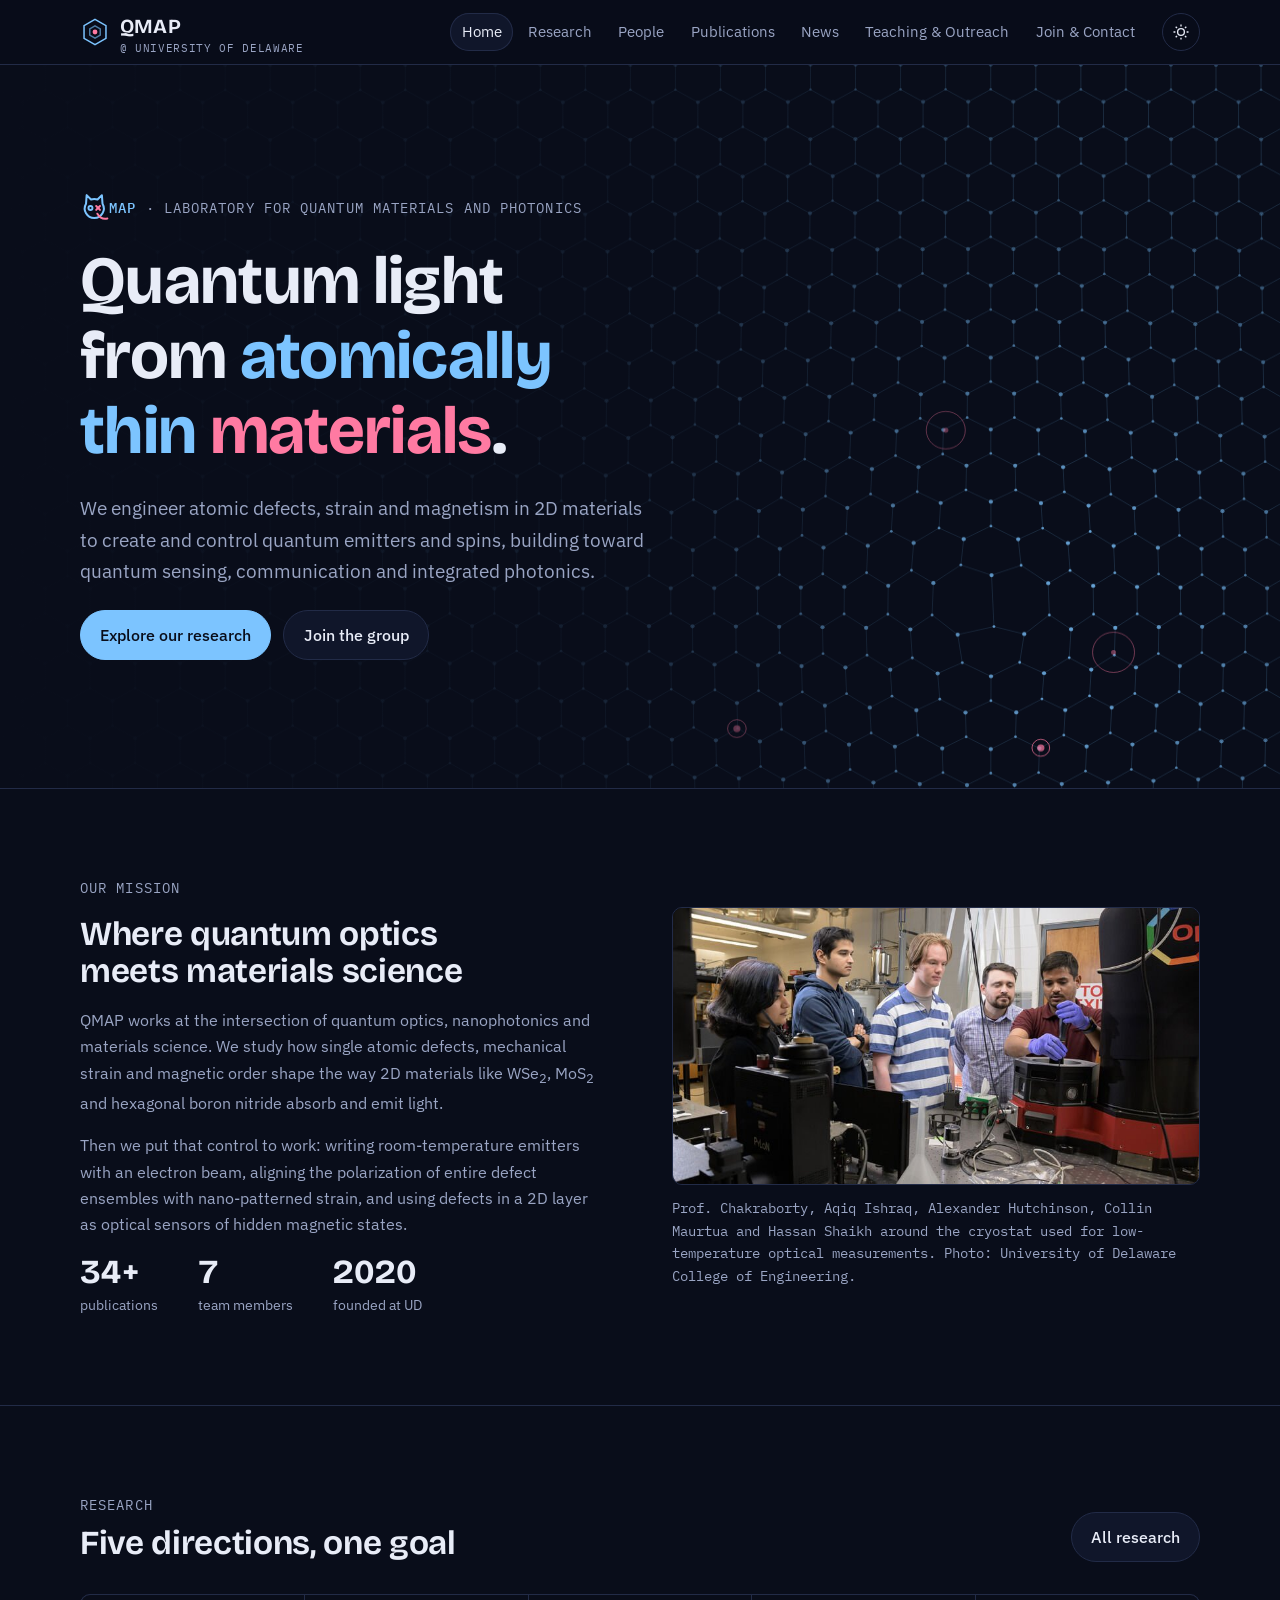
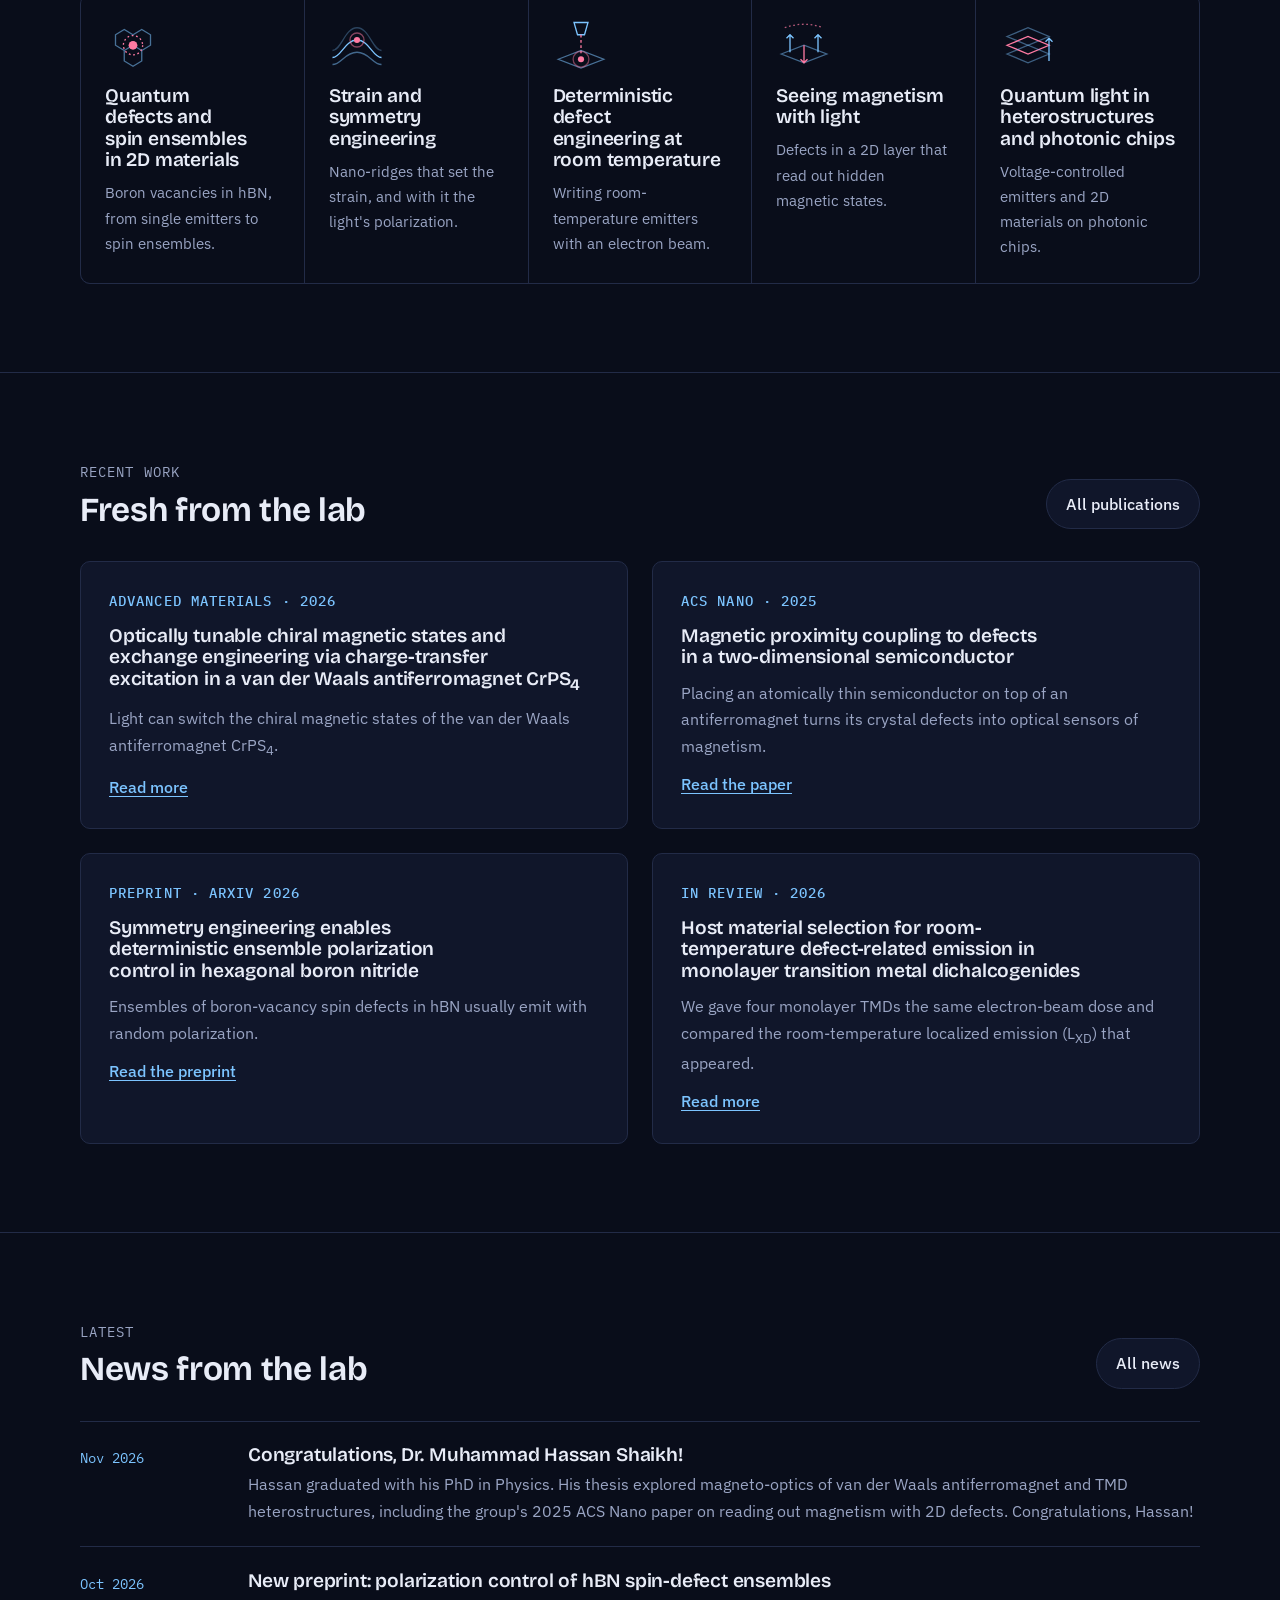
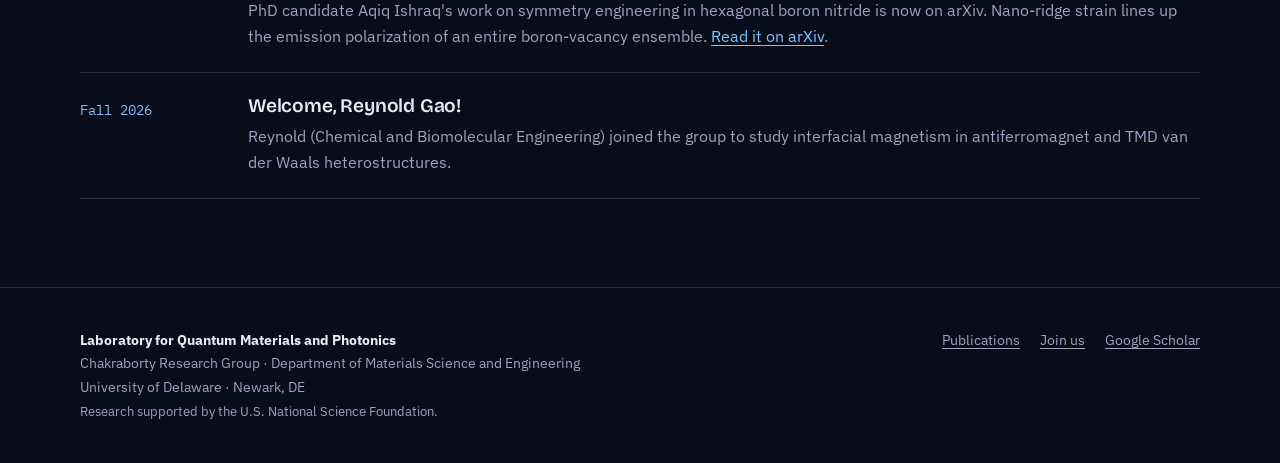
<file: index.html>
<!doctype html>
<html lang="en">
<head>
<meta charset="utf-8">
<meta name="viewport" content="width=device-width, initial-scale=1, viewport-fit=cover">
<title>QMAP Lab · University of Delaware</title>
<meta name="claude:viewport-fit-sides" content="cover">
<meta name="description" content="Laboratory for Quantum Materials and Photonics (QMAP), the Chakraborty Research Group at the University of Delaware.">
<link rel="preconnect" href="https://fonts.googleapis.com">
<link rel="preconnect" href="https://fonts.gstatic.com" crossorigin>
<link rel="stylesheet" href="https://fonts.googleapis.com/css2?family=Bricolage+Grotesque:opsz,wght@12..96,500;12..96,600;12..96,700&family=IBM+Plex+Mono:wght@400;500&family=IBM+Plex+Sans:ital,wght@0,400;0,500;0,600;1,400&display=swap">
<link rel="stylesheet" href="assets/css/style.css?v=2">
<script>var t=null;try{t=localStorage.getItem("qmap-theme")}catch(e){}document.documentElement.setAttribute("data-qmap-theme",t==="light"?"light":"dark")</script>
</head>
<body>
<header class="site-header">
<div class="wrap">
<a class="brand" href="index.html"><svg viewBox="0 0 32 32" aria-hidden="true"><g fill="none" stroke="var(--exciton)" stroke-width="1.6">
<path d="M16 2.5 27.7 9.25v13.5L16 29.5 4.3 22.75V9.25Z"/><path d="M16 9.5 21.6 12.75v6.5L16 22.5l-5.6-3.25v-6.5Z" opacity=".6"/></g>
<circle cx="16" cy="16" r="2.6" fill="var(--emission)"/></svg><span><span class="brand-name">QMAP</span><span class="brand-sub">@ UNIVERSITY OF DELAWARE</span></span></a>
<nav class="nav" aria-label="Main">
<a href="index.html" aria-current="page">Home</a>
<a href="research.html">Research</a>
<a href="people.html">People</a>
<a href="publications.html">Publications</a>
<a href="news.html">News</a>
<a href="teaching.html">Teaching & Outreach</a>
<a href="join.html">Join & Contact</a>
</nav>
<button class="icon-btn" type="button" data-theme-toggle aria-label="Switch light or dark theme">
<svg width="18" height="18" viewBox="0 0 24 24" fill="none" stroke="currentColor" stroke-width="1.8"><circle cx="12" cy="12" r="4.5"/><path d="M12 2v2.5M12 19.5V22M2 12h2.5M19.5 12H22M4.9 4.9l1.8 1.8M17.3 17.3l1.8 1.8M4.9 19.1l1.8-1.8M17.3 6.7l1.8-1.8"/></svg>
</button>
<button class="icon-btn menu-btn" type="button" data-menu aria-expanded="false" aria-label="Open menu">
<svg width="18" height="18" viewBox="0 0 24 24" fill="none" stroke="currentColor" stroke-width="1.8"><path d="M4 7h16M4 12h16M4 17h16"/></svg>
</button>
</div>
</header>
<main>
<section class="hero">
<canvas data-lattice="1" aria-hidden="true"></canvas>
<div class="wrap">
<div class="hero-copy">
<span class="label"><b class="catq-word" title="Schrödinger's cat: alive and dead until you look"><svg class="catq" viewBox="0 0 24 24" width="22" height="22" role="img" aria-label="Q" focusable="false" fill="none" stroke="currentColor" stroke-width="1.9" stroke-linecap="round" stroke-linejoin="round"><path class="catq-head" d="M9.26 5.48 5.6 1.8 5.07 9A8 8 0 1 0 18.93 9L18.4 1.8 14.74 5.48A8 8 0 0 0 9.26 5.48Z"/><path class="catq-tail" stroke="#ff7aa2" d="M14.6 17.4Q17.8 22.6 23 21.4"/><g class="catq-eyes catq-alive"><circle cx="8.8" cy="12.6" r="1.7"/><path class="catq-x" stroke="#ff7aa2" d="M13.6 11l3.2 3.2m0-3.2-3.2 3.2"/></g><g class="catq-eyes catq-dead" opacity="0"><path class="catq-x" stroke="#ff7aa2" d="M7.2 11l3.2 3.2m0-3.2-3.2 3.2"/><circle cx="15.2" cy="12.6" r="1.7"/></g></svg>MAP</b> · Laboratory for Quantum Materials and Photonics</span>
<h1>Quantum light from <em>atomically thin</em> <span class="rose">materials</span>.</h1>
<p class="lede">We engineer atomic defects, strain and magnetism in 2D materials to create and control quantum emitters and spins, building toward quantum sensing, communication and integrated photonics.</p>
<div class="cta-row">
<a class="btn primary" href="research.html">Explore our research</a>
<a class="btn" href="join.html">Join the group</a>
</div>
</div>
</div>
</section>

<section class="block">
<div class="wrap split">
<div class="prose">
<span class="label">Our mission</span>
<h2>Where quantum optics meets materials science</h2>
<p>QMAP works at the intersection of quantum optics, nanophotonics and materials science. We study how single atomic defects, mechanical strain and magnetic order shape the way 2D materials like WSe<sub>2</sub>, MoS<sub>2</sub> and hexagonal boron nitride absorb and emit light.</p>
<p>Then we put that control to work: writing room-temperature emitters with an electron beam, aligning the polarization of entire defect ensembles with nano-patterned strain, and using defects in a 2D layer as optical sensors of hidden magnetic states.</p>
<div class="stats">
<div class="stat"><b>34+</b><span>publications</span></div>
<div class="stat"><b>7</b><span>team members</span></div>
<div class="stat"><b>2020</b><span>founded at UD</span></div>
</div>
</div>
<figure class="photo">
<img src="assets/img/lab-team.jpg" alt="Prof. Chakraborty and group members gathered around a cryostat in the lab" width="800" height="420">
<figcaption>Prof. Chakraborty, Aqiq Ishraq, Alexander Hutchinson, Collin Maurtua and Hassan Shaikh around the cryostat used for low-temperature optical measurements. Photo: University of Delaware College of Engineering.</figcaption>
</figure>
</div>
</section>

<section class="block">
<div class="wrap">
<div class="sec-head"><div><span class="label">Research</span><h2>Five directions, one goal</h2></div><a class="btn" href="research.html">All research</a></div>
<div class="areas">
<a class="area" href="research.html#defects"><svg viewBox="0 0 64 64" fill="none" stroke="var(--exciton)" stroke-width="1.5" aria-hidden="true">
<g opacity=".55"><path d="M12 18l10-6 10 6 10-6 10 6v12l-10 6-10-6-10 6-10-6Z"/><path d="M22 36v12l10 6 10-6V36"/></g>
<circle cx="32" cy="30" r="5" fill="var(--emission)" stroke="none"/><circle cx="32" cy="30" r="11" stroke="var(--emission)" stroke-dasharray="2 3"/></svg><h3>Quantum defects and spin ensembles in 2D materials</h3><p>Boron vacancies in hBN, from single emitters to spin ensembles.</p></a>
<a class="area" href="research.html#strain"><svg viewBox="0 0 64 64" fill="none" stroke="var(--exciton)" stroke-width="1.5" aria-hidden="true">
<path d="M4 44c10 0 14-20 28-20s18 20 28 20"/><path d="M4 52c10 0 14-14 28-14s18 14 28 14" opacity=".5"/>
<path d="M4 36c10 0 14-26 28-26s18 26 28 26" opacity=".3"/><circle cx="32" cy="24" r="3.5" fill="var(--emission)" stroke="none"/>
<circle cx="32" cy="24" r="8" stroke="var(--emission)" opacity=".5"/></svg><h3>Strain and symmetry engineering</h3><p>Nano-ridges that set the strain, and with it the light's polarization.</p></a>
<a class="area" href="research.html#ebeam"><svg viewBox="0 0 64 64" fill="none" stroke="var(--exciton)" stroke-width="1.5" aria-hidden="true">
<path d="M24 4h16l-4 14h-8Z"/><path d="M32 18v22" stroke="var(--emission)" stroke-dasharray="3 3"/>
<path d="M6 46 32 36l26 10-26 10Z" opacity=".55"/><circle cx="32" cy="46" r="3.5" fill="var(--emission)" stroke="none"/>
<circle cx="32" cy="46" r="9" stroke="var(--emission)" opacity=".45"/></svg><h3>Deterministic defect engineering at room temperature</h3><p>Writing room-temperature emitters with an electron beam.</p></a>
<a class="area" href="research.html#magnets"><svg viewBox="0 0 64 64" fill="none" stroke="var(--exciton)" stroke-width="1.5" aria-hidden="true">
<path d="M6 40 32 30l26 10-26 10Z" opacity=".5"/>
<path d="M16 38V18M12 22l4-4 4 4"/><path d="M32 30V50M28 46l4 4 4-4" stroke="var(--emission)"/><path d="M48 38V18M44 22l4-4 4 4"/>
<path d="M10 10q22-8 44 0" stroke="var(--emission)" stroke-dasharray="2 3" opacity=".7"/></svg><h3>Seeing magnetism with light</h3><p>Defects in a 2D layer that read out hidden magnetic states.</p></a>
<a class="area" href="research.html#heterostructures"><svg viewBox="0 0 64 64" fill="none" stroke="var(--exciton)" stroke-width="1.5" aria-hidden="true">
<path d="M8 20 32 10l24 10-24 10Z" opacity=".45"/><path d="M8 30 32 20l24 10-24 10Z" stroke="var(--emission)"/>
<path d="M8 40 32 30l24 10-24 10Z" opacity=".45"/><path d="M56 22v26M52 26l4-4 4 4" /></svg><h3>Quantum light in heterostructures and photonic chips</h3><p>Voltage-controlled emitters and 2D materials on photonic chips.</p></a>
</div>
</div>
</section>

<section class="block">
<div class="wrap">
<div class="sec-head"><div><span class="label">Recent work</span><h2>Fresh from the lab</h2></div><a class="btn" href="publications.html">All publications</a></div>
<div class="featured">
<article class="feat"><span class="label"><b>Advanced Materials · 2026</b></span><h3>Optically tunable chiral magnetic states and exchange engineering via charge-transfer excitation in a van der Waals antiferromagnet CrPS<sub>4</sub></h3><p>Light can switch the chiral magnetic states of the van der Waals antiferromagnet CrPS<sub>4</sub>.</p><a href="research.html#featured">Read more</a></article><article class="feat"><span class="label"><b>ACS Nano · 2025</b></span><h3>Magnetic proximity coupling to defects in a two-dimensional semiconductor</h3><p>Placing an atomically thin semiconductor on top of an antiferromagnet turns its crystal defects into optical sensors of magnetism.</p><a href="https://doi.org/10.1021/acsnano.5c09258" target="_blank" rel="noopener">Read the paper</a></article><article class="feat"><span class="label"><b>Preprint · arXiv 2026</b></span><h3>Symmetry engineering enables deterministic ensemble polarization control in hexagonal boron nitride</h3><p>Ensembles of boron-vacancy spin defects in hBN usually emit with random polarization.</p><a href="https://arxiv.org/abs/2610.03547" target="_blank" rel="noopener">Read the preprint</a></article><article class="feat"><span class="label"><b>In review · 2026</b></span><h3>Host material selection for room-temperature defect-related emission in monolayer transition metal dichalcogenides</h3><p>We gave four monolayer TMDs the same electron-beam dose and compared the room-temperature localized emission (L<sub>XD</sub>) that appeared.</p><a href="research.html#featured">Read more</a></article>
</div>
</div>
</section>

<section class="block">
<div class="wrap">
<div class="sec-head"><div><span class="label">Latest</span><h2>News from the lab</h2></div><a class="btn" href="news.html">All news</a></div>
<div class="news">
<article class="news-item"><time>Nov 2026</time><div><h3>Congratulations, Dr. Muhammad Hassan Shaikh!</h3><p>Hassan graduated with his PhD in Physics. His thesis explored magneto-optics of van der Waals antiferromagnet and TMD heterostructures, including the group's 2025 ACS Nano paper on reading out magnetism with 2D defects. Congratulations, Hassan!</p></div></article>
<article class="news-item"><time>Oct 2026</time><div><h3>New preprint: polarization control of hBN spin-defect ensembles</h3><p>PhD candidate Aqiq Ishraq's work on symmetry engineering in hexagonal boron nitride is now on arXiv. Nano-ridge strain lines up the emission polarization of an entire boron-vacancy ensemble. <a href="https://arxiv.org/abs/2610.03547" target="_blank" rel="noopener">Read it on arXiv</a>.</p></div></article>
<article class="news-item"><time>Fall 2026</time><div><h3>Welcome, Reynold Gao!</h3><p>Reynold (Chemical and Biomolecular Engineering) joined the group to study interfacial magnetism in antiferromagnet and TMD van der Waals heterostructures.</p></div></article>
</div>
</div>
</section>
</main>
<footer class="site-footer">
<div class="wrap">
<div>
<strong style="color:var(--fg)">Laboratory for Quantum Materials and Photonics</strong><br>
Chakraborty Research Group · Department of Materials Science and Engineering<br>
University of Delaware · Newark, DE<br>
<span style="font-size:.82rem">Research supported by the U.S. National Science Foundation.</span>
</div>
<div class="foot-links">
<a href="publications.html">Publications</a>
<a href="join.html">Join us</a>
<a href="https://scholar.google.com/citations?user=uT5OcTkAAAAJ&amp;hl=en" target="_blank" rel="noopener">Google Scholar</a>
</div>
</div>
</footer>
<script src="assets/js/site.js?v=2"></script>
</body>
</html>
</file>
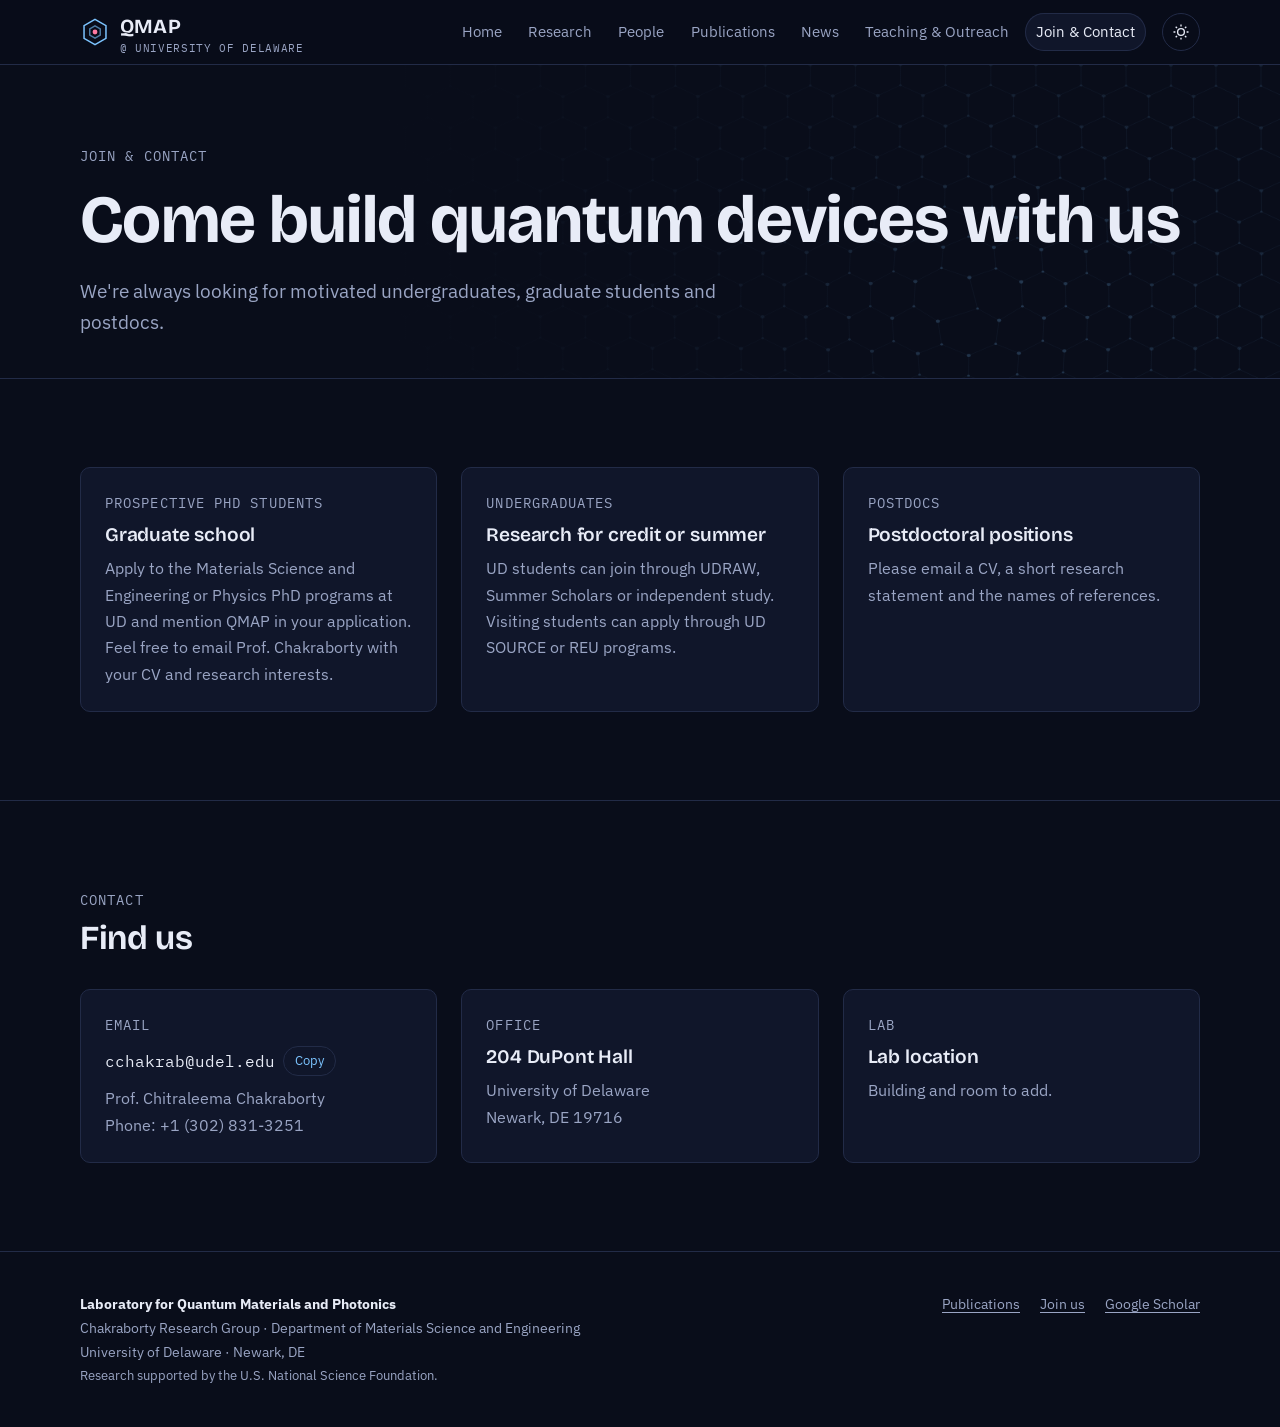
<file: join.html>
<!doctype html>
<html lang="en">
<head>
<meta charset="utf-8">
<meta name="viewport" content="width=device-width, initial-scale=1, viewport-fit=cover">
<title>Join & Contact · QMAP Lab</title>
<meta name="claude:viewport-fit-sides" content="cover">
<meta name="description" content="Open positions and contact information for the QMAP group.">
<link rel="preconnect" href="https://fonts.googleapis.com">
<link rel="preconnect" href="https://fonts.gstatic.com" crossorigin>
<link rel="stylesheet" href="https://fonts.googleapis.com/css2?family=Bricolage+Grotesque:opsz,wght@12..96,500;12..96,600;12..96,700&family=IBM+Plex+Mono:wght@400;500&family=IBM+Plex+Sans:ital,wght@0,400;0,500;0,600;1,400&display=swap">
<link rel="stylesheet" href="assets/css/style.css?v=2">
<script>var t=null;try{t=localStorage.getItem("qmap-theme")}catch(e){}document.documentElement.setAttribute("data-qmap-theme",t==="light"?"light":"dark")</script>
</head>
<body>
<header class="site-header">
<div class="wrap">
<a class="brand" href="index.html"><svg viewBox="0 0 32 32" aria-hidden="true"><g fill="none" stroke="var(--exciton)" stroke-width="1.6">
<path d="M16 2.5 27.7 9.25v13.5L16 29.5 4.3 22.75V9.25Z"/><path d="M16 9.5 21.6 12.75v6.5L16 22.5l-5.6-3.25v-6.5Z" opacity=".6"/></g>
<circle cx="16" cy="16" r="2.6" fill="var(--emission)"/></svg><span><span class="brand-name">QMAP</span><span class="brand-sub">@ UNIVERSITY OF DELAWARE</span></span></a>
<nav class="nav" aria-label="Main">
<a href="index.html">Home</a>
<a href="research.html">Research</a>
<a href="people.html">People</a>
<a href="publications.html">Publications</a>
<a href="news.html">News</a>
<a href="teaching.html">Teaching & Outreach</a>
<a href="join.html" aria-current="page">Join & Contact</a>
</nav>
<button class="icon-btn" type="button" data-theme-toggle aria-label="Switch light or dark theme">
<svg width="18" height="18" viewBox="0 0 24 24" fill="none" stroke="currentColor" stroke-width="1.8"><circle cx="12" cy="12" r="4.5"/><path d="M12 2v2.5M12 19.5V22M2 12h2.5M19.5 12H22M4.9 4.9l1.8 1.8M17.3 17.3l1.8 1.8M4.9 19.1l1.8-1.8M17.3 6.7l1.8-1.8"/></svg>
</button>
<button class="icon-btn menu-btn" type="button" data-menu aria-expanded="false" aria-label="Open menu">
<svg width="18" height="18" viewBox="0 0 24 24" fill="none" stroke="currentColor" stroke-width="1.8"><path d="M4 7h16M4 12h16M4 17h16"/></svg>
</button>
</div>
</header>
<main>
<section class="page-head">
<canvas data-lattice="0.7" aria-hidden="true"></canvas>
<div class="wrap">
<span class="label">Join & Contact</span>
<h1>Come build quantum devices with us</h1>
<p>We're always looking for motivated undergraduates, graduate students and postdocs.</p>
</div>
</section>

<section class="block"><div class="wrap">
<div class="contact-grid">
<div class="card"><span class="label">Prospective PhD students</span><h3>Graduate school</h3><p>Apply to the Materials Science and Engineering or Physics PhD programs at UD and mention QMAP in your application. Feel free to email Prof. Chakraborty with your CV and research interests.</p></div>
<div class="card"><span class="label">Undergraduates</span><h3>Research for credit or summer</h3><p>UD students can join through UDRAW, Summer Scholars or independent study. Visiting students can apply through UD SOURCE or REU programs.</p></div>
<div class="card"><span class="label">Postdocs</span><h3>Postdoctoral positions</h3><p>Please email a CV, a short research statement and the names of references.</p></div>
</div>
</div></section>
<section class="block"><div class="wrap">
<div class="sec-head"><div><span class="label">Contact</span><h2>Find us</h2></div></div>
<div class="contact-grid">
<div class="card"><span class="label">Email</span>
<div class="copy-row"><code>cchakrab@udel.edu</code><button type="button" data-copy="cchakrab@udel.edu">Copy</button></div>
<p>Prof. Chitraleema Chakraborty<br>Phone: +1 (302) 831-3251</p></div>
<div class="card"><span class="label">Office</span><h3>204 DuPont Hall</h3><p>University of Delaware<br>Newark, DE 19716</p></div>
<div class="card"><span class="label">Lab</span><h3>Lab location</h3><p>Building and room to add.</p></div>
</div>
</div></section>
</main>
<footer class="site-footer">
<div class="wrap">
<div>
<strong style="color:var(--fg)">Laboratory for Quantum Materials and Photonics</strong><br>
Chakraborty Research Group · Department of Materials Science and Engineering<br>
University of Delaware · Newark, DE<br>
<span style="font-size:.82rem">Research supported by the U.S. National Science Foundation.</span>
</div>
<div class="foot-links">
<a href="publications.html">Publications</a>
<a href="join.html">Join us</a>
<a href="https://scholar.google.com/citations?user=uT5OcTkAAAAJ&amp;hl=en" target="_blank" rel="noopener">Google Scholar</a>
</div>
</div>
</footer>
<script src="assets/js/site.js?v=2"></script>
</body>
</html>
</file>
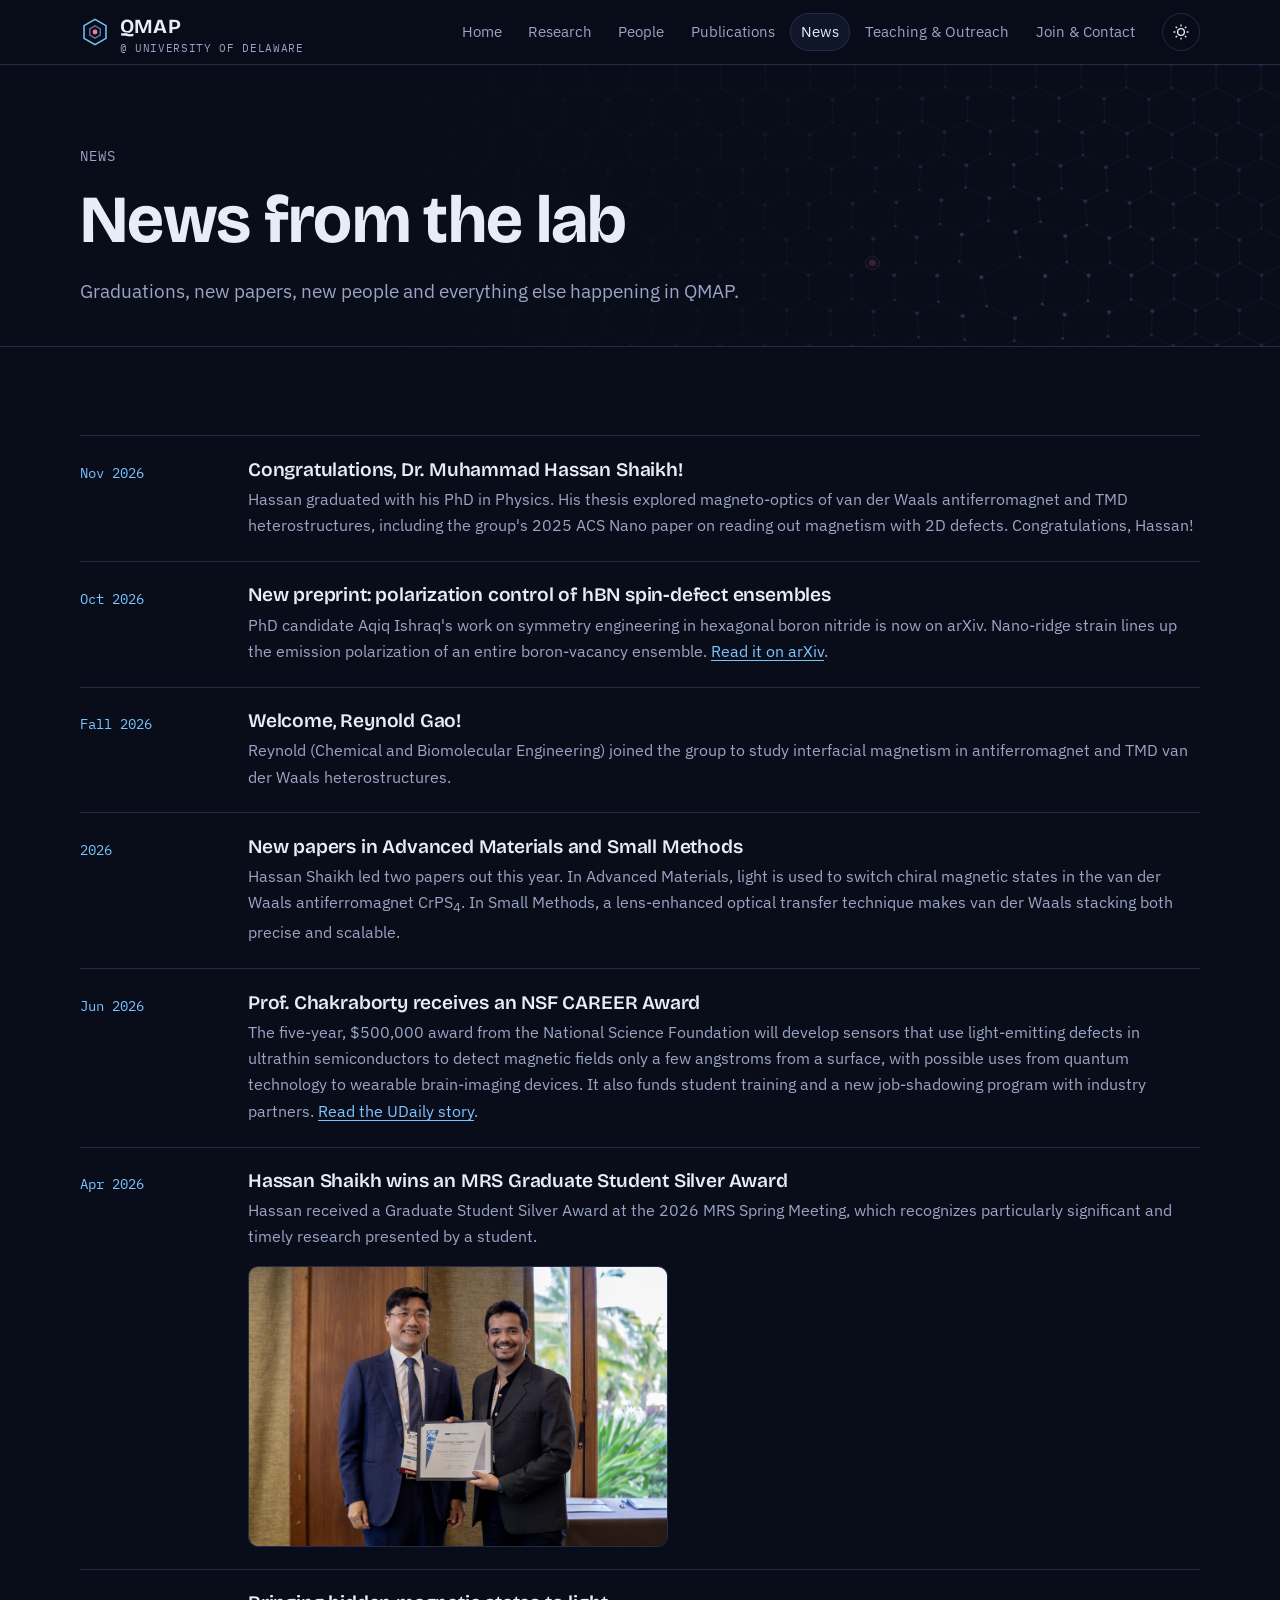
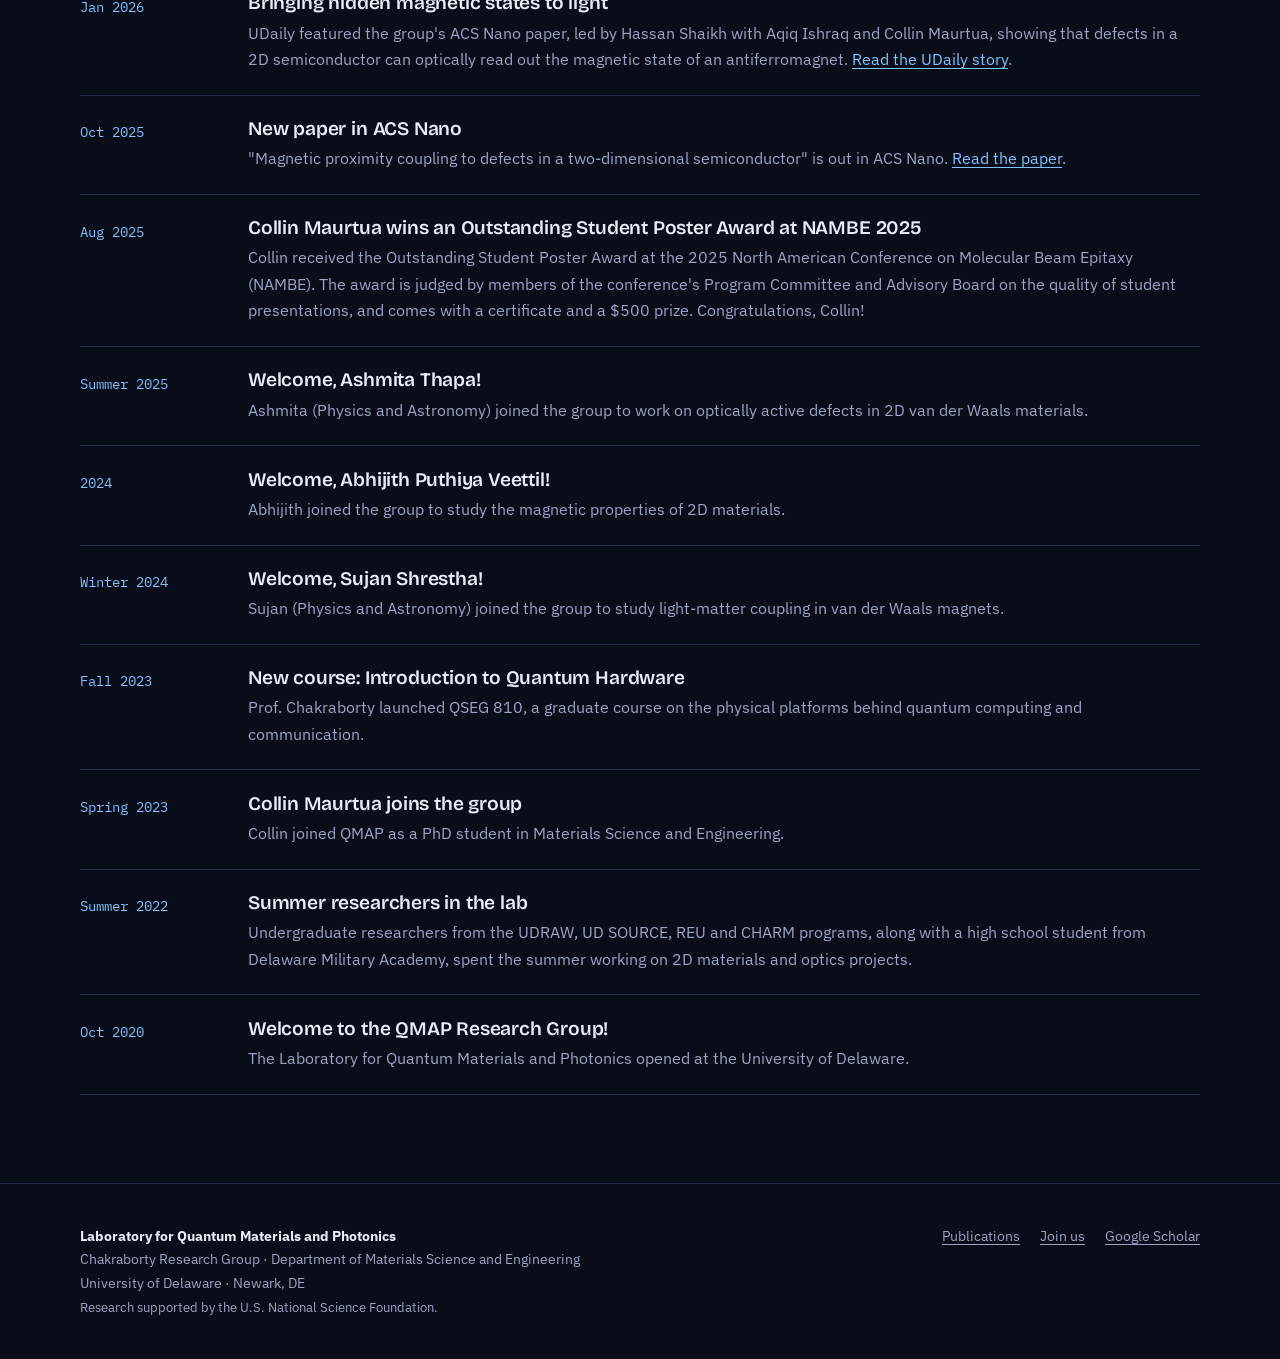
<file: news.html>
<!doctype html>
<html lang="en">
<head>
<meta charset="utf-8">
<meta name="viewport" content="width=device-width, initial-scale=1, viewport-fit=cover">
<title>News · QMAP Lab</title>
<meta name="claude:viewport-fit-sides" content="cover">
<meta name="description" content="News from the QMAP group at the University of Delaware.">
<link rel="preconnect" href="https://fonts.googleapis.com">
<link rel="preconnect" href="https://fonts.gstatic.com" crossorigin>
<link rel="stylesheet" href="https://fonts.googleapis.com/css2?family=Bricolage+Grotesque:opsz,wght@12..96,500;12..96,600;12..96,700&family=IBM+Plex+Mono:wght@400;500&family=IBM+Plex+Sans:ital,wght@0,400;0,500;0,600;1,400&display=swap">
<link rel="stylesheet" href="assets/css/style.css?v=2">
<script>var t=null;try{t=localStorage.getItem("qmap-theme")}catch(e){}document.documentElement.setAttribute("data-qmap-theme",t==="light"?"light":"dark")</script>
</head>
<body>
<header class="site-header">
<div class="wrap">
<a class="brand" href="index.html"><svg viewBox="0 0 32 32" aria-hidden="true"><g fill="none" stroke="var(--exciton)" stroke-width="1.6">
<path d="M16 2.5 27.7 9.25v13.5L16 29.5 4.3 22.75V9.25Z"/><path d="M16 9.5 21.6 12.75v6.5L16 22.5l-5.6-3.25v-6.5Z" opacity=".6"/></g>
<circle cx="16" cy="16" r="2.6" fill="var(--emission)"/></svg><span><span class="brand-name">QMAP</span><span class="brand-sub">@ UNIVERSITY OF DELAWARE</span></span></a>
<nav class="nav" aria-label="Main">
<a href="index.html">Home</a>
<a href="research.html">Research</a>
<a href="people.html">People</a>
<a href="publications.html">Publications</a>
<a href="news.html" aria-current="page">News</a>
<a href="teaching.html">Teaching & Outreach</a>
<a href="join.html">Join & Contact</a>
</nav>
<button class="icon-btn" type="button" data-theme-toggle aria-label="Switch light or dark theme">
<svg width="18" height="18" viewBox="0 0 24 24" fill="none" stroke="currentColor" stroke-width="1.8"><circle cx="12" cy="12" r="4.5"/><path d="M12 2v2.5M12 19.5V22M2 12h2.5M19.5 12H22M4.9 4.9l1.8 1.8M17.3 17.3l1.8 1.8M4.9 19.1l1.8-1.8M17.3 6.7l1.8-1.8"/></svg>
</button>
<button class="icon-btn menu-btn" type="button" data-menu aria-expanded="false" aria-label="Open menu">
<svg width="18" height="18" viewBox="0 0 24 24" fill="none" stroke="currentColor" stroke-width="1.8"><path d="M4 7h16M4 12h16M4 17h16"/></svg>
</button>
</div>
</header>
<main>
<section class="page-head">
<canvas data-lattice="0.7" aria-hidden="true"></canvas>
<div class="wrap">
<span class="label">News</span>
<h1>News from the lab</h1>
<p>Graduations, new papers, new people and everything else happening in QMAP.</p>
</div>
</section>

<section class="block"><div class="wrap"><div class="news">
<article class="news-item"><time>Nov 2026</time><div><h3>Congratulations, Dr. Muhammad Hassan Shaikh!</h3><p>Hassan graduated with his PhD in Physics. His thesis explored magneto-optics of van der Waals antiferromagnet and TMD heterostructures, including the group's 2025 ACS Nano paper on reading out magnetism with 2D defects. Congratulations, Hassan!</p></div></article>
<article class="news-item"><time>Oct 2026</time><div><h3>New preprint: polarization control of hBN spin-defect ensembles</h3><p>PhD candidate Aqiq Ishraq's work on symmetry engineering in hexagonal boron nitride is now on arXiv. Nano-ridge strain lines up the emission polarization of an entire boron-vacancy ensemble. <a href="https://arxiv.org/abs/2610.03547" target="_blank" rel="noopener">Read it on arXiv</a>.</p></div></article>
<article class="news-item"><time>Fall 2026</time><div><h3>Welcome, Reynold Gao!</h3><p>Reynold (Chemical and Biomolecular Engineering) joined the group to study interfacial magnetism in antiferromagnet and TMD van der Waals heterostructures.</p></div></article>
<article class="news-item"><time>2026</time><div><h3>New papers in Advanced Materials and Small Methods</h3><p>Hassan Shaikh led two papers out this year. In Advanced Materials, light is used to switch chiral magnetic states in the van der Waals antiferromagnet CrPS<sub>4</sub>. In Small Methods, a lens-enhanced optical transfer technique makes van der Waals stacking both precise and scalable.</p></div></article>
<article class="news-item"><time>Jun 2026</time><div><h3>Prof. Chakraborty receives an NSF CAREER Award</h3><p>The five-year, $500,000 award from the National Science Foundation will develop sensors that use light-emitting defects in ultrathin semiconductors to detect magnetic fields only a few angstroms from a surface, with possible uses from quantum technology to wearable brain-imaging devices. It also funds student training and a new job-shadowing program with industry partners. <a href="https://www.udel.edu/udaily/2026/june/chitraleema-chakraborty-next-generation-magnetic-sensors/" target="_blank" rel="noopener">Read the UDaily story</a>.</p></div></article>
<article class="news-item"><time>Apr 2026</time><div><h3>Hassan Shaikh wins an MRS Graduate Student Silver Award</h3><p>Hassan received a Graduate Student Silver Award at the 2026 MRS Spring Meeting, which recognizes particularly significant and timely research presented by a student.<img class="news-img" src="assets/img/hassan-mrs-award.jpg" alt="Hassan Shaikh receiving his MRS Graduate Student Silver Award certificate" loading="lazy"></p></div></article>
<article class="news-item"><time>Jan 2026</time><div><h3>Bringing hidden magnetic states to light</h3><p>UDaily featured the group's ACS Nano paper, led by Hassan Shaikh with Aqiq Ishraq and Collin Maurtua, showing that defects in a 2D semiconductor can optically read out the magnetic state of an antiferromagnet. <a href="https://www.udel.edu/udaily/2026/january/light-reveals-hidden-magnetism-for-quantum-and-computing/" target="_blank" rel="noopener">Read the UDaily story</a>.</p></div></article>
<article class="news-item"><time>Oct 2025</time><div><h3>New paper in ACS Nano</h3><p>"Magnetic proximity coupling to defects in a two-dimensional semiconductor" is out in ACS Nano. <a href="https://doi.org/10.1021/acsnano.5c09258" target="_blank" rel="noopener">Read the paper</a>.</p></div></article>
<article class="news-item"><time>Aug 2025</time><div><h3>Collin Maurtua wins an Outstanding Student Poster Award at NAMBE 2025</h3><p>Collin received the Outstanding Student Poster Award at the 2025 North American Conference on Molecular Beam Epitaxy (NAMBE). The award is judged by members of the conference's Program Committee and Advisory Board on the quality of student presentations, and comes with a certificate and a $500 prize. Congratulations, Collin!</p></div></article>
<article class="news-item"><time>Summer 2025</time><div><h3>Welcome, Ashmita Thapa!</h3><p>Ashmita (Physics and Astronomy) joined the group to work on optically active defects in 2D van der Waals materials.</p></div></article>
<article class="news-item"><time>2024</time><div><h3>Welcome, Abhijith Puthiya Veettil!</h3><p>Abhijith joined the group to study the magnetic properties of 2D materials.</p></div></article>
<article class="news-item"><time>Winter 2024</time><div><h3>Welcome, Sujan Shrestha!</h3><p>Sujan (Physics and Astronomy) joined the group to study light-matter coupling in van der Waals magnets.</p></div></article>
<article class="news-item"><time>Fall 2023</time><div><h3>New course: Introduction to Quantum Hardware</h3><p>Prof. Chakraborty launched QSEG 810, a graduate course on the physical platforms behind quantum computing and communication.</p></div></article>
<article class="news-item"><time>Spring 2023</time><div><h3>Collin Maurtua joins the group</h3><p>Collin joined QMAP as a PhD student in Materials Science and Engineering.</p></div></article>
<article class="news-item"><time>Summer 2022</time><div><h3>Summer researchers in the lab</h3><p>Undergraduate researchers from the UDRAW, UD SOURCE, REU and CHARM programs, along with a high school student from Delaware Military Academy, spent the summer working on 2D materials and optics projects.</p></div></article>
<article class="news-item"><time>Oct 2020</time><div><h3>Welcome to the QMAP Research Group!</h3><p>The Laboratory for Quantum Materials and Photonics opened at the University of Delaware.</p></div></article>
</div></div></section>
</main>
<footer class="site-footer">
<div class="wrap">
<div>
<strong style="color:var(--fg)">Laboratory for Quantum Materials and Photonics</strong><br>
Chakraborty Research Group · Department of Materials Science and Engineering<br>
University of Delaware · Newark, DE<br>
<span style="font-size:.82rem">Research supported by the U.S. National Science Foundation.</span>
</div>
<div class="foot-links">
<a href="publications.html">Publications</a>
<a href="join.html">Join us</a>
<a href="https://scholar.google.com/citations?user=uT5OcTkAAAAJ&amp;hl=en" target="_blank" rel="noopener">Google Scholar</a>
</div>
</div>
</footer>
<script src="assets/js/site.js?v=2"></script>
</body>
</html>
</file>
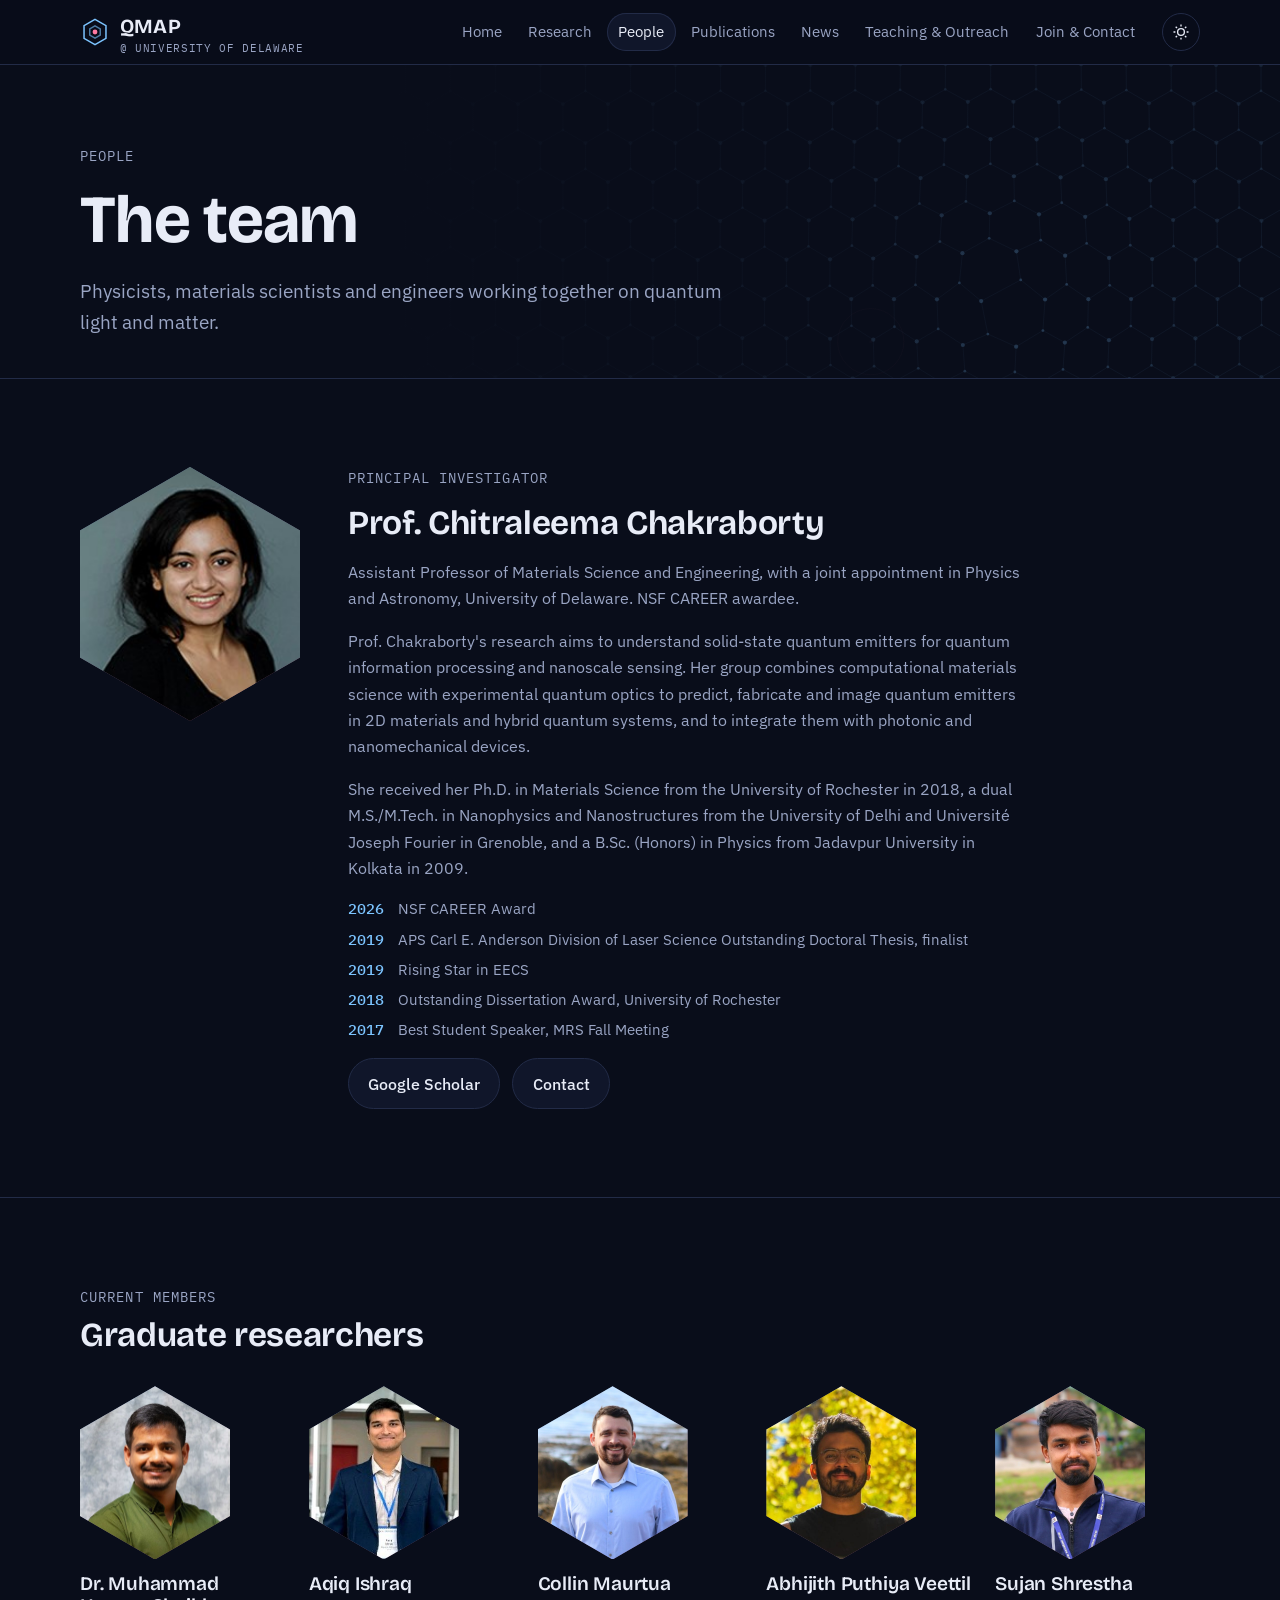
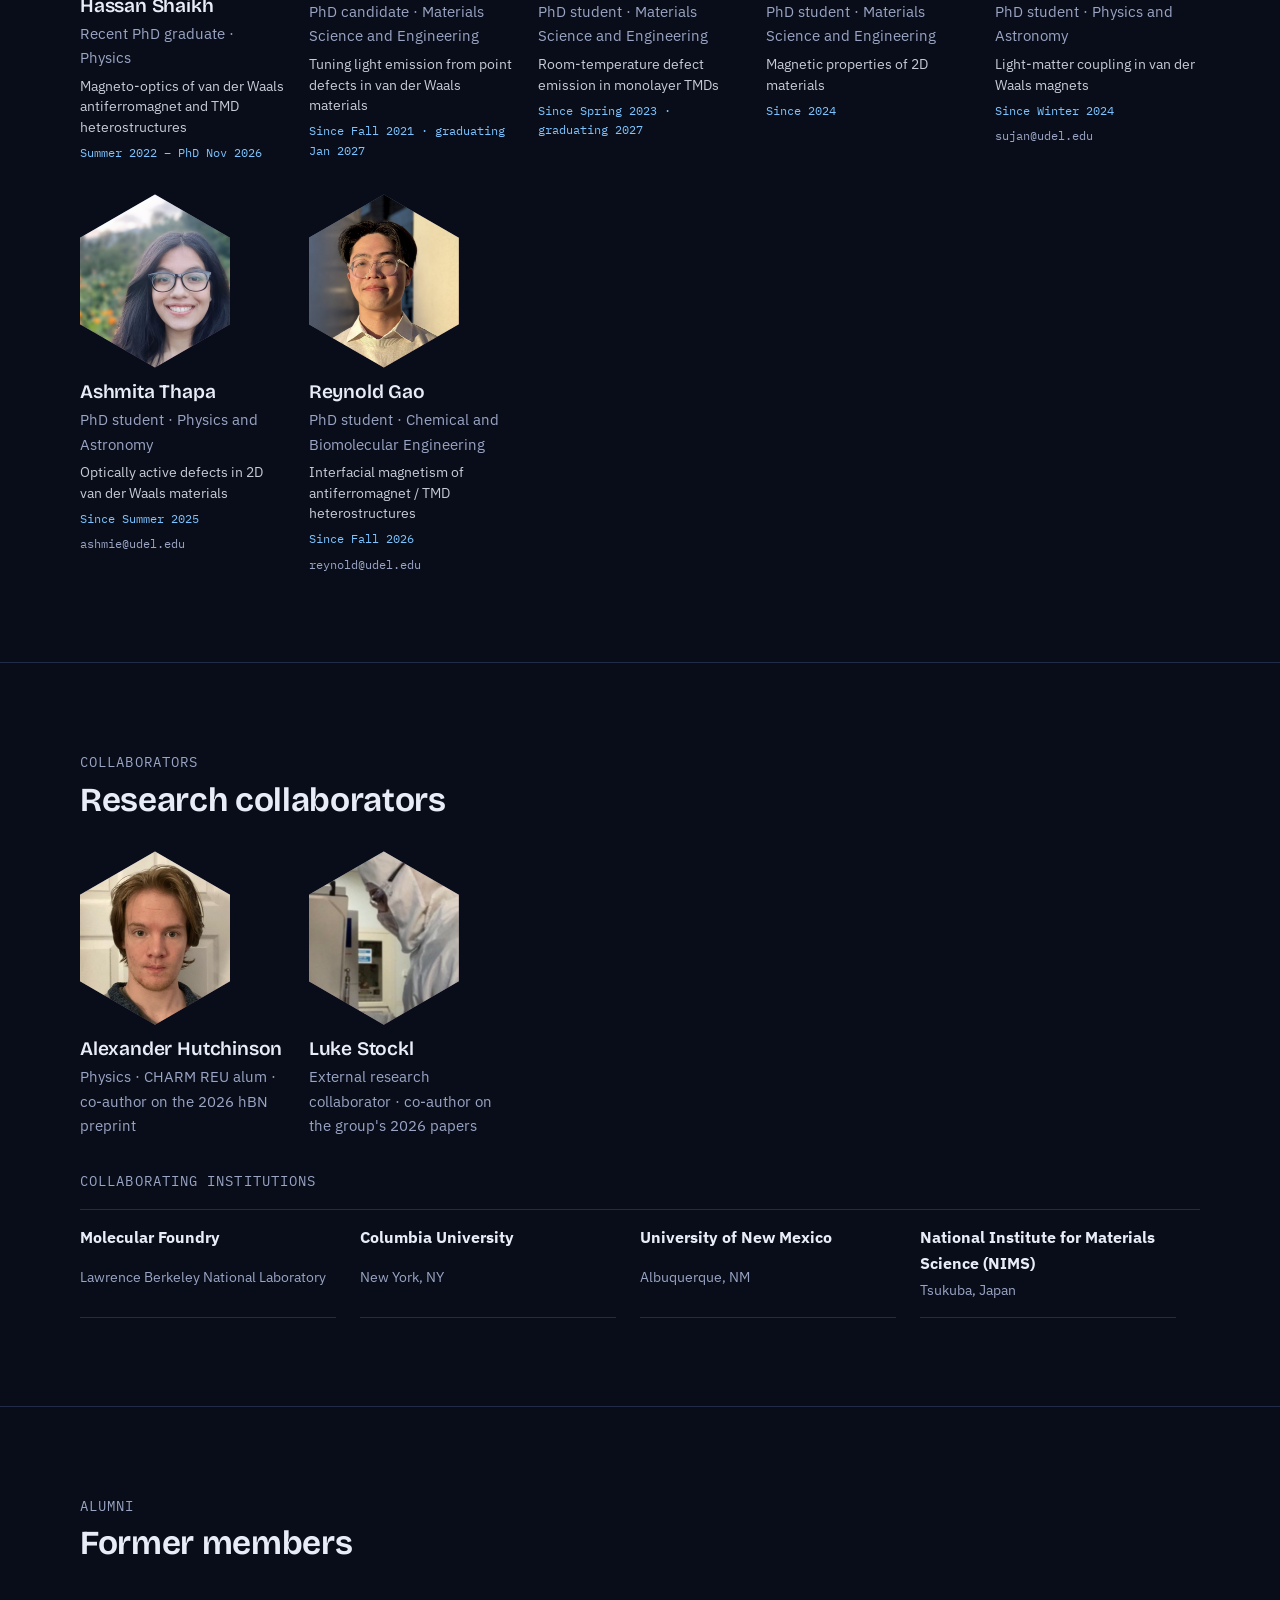
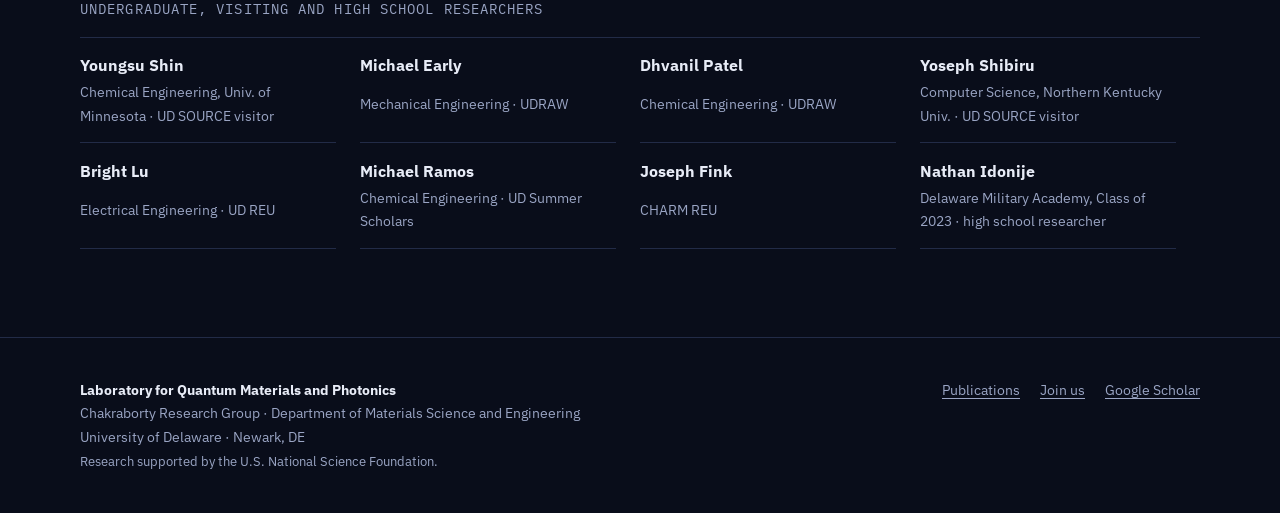
<file: people.html>
<!doctype html>
<html lang="en">
<head>
<meta charset="utf-8">
<meta name="viewport" content="width=device-width, initial-scale=1, viewport-fit=cover">
<title>People · QMAP Lab</title>
<meta name="claude:viewport-fit-sides" content="cover">
<meta name="description" content="Members and alumni of the QMAP group at the University of Delaware.">
<link rel="preconnect" href="https://fonts.googleapis.com">
<link rel="preconnect" href="https://fonts.gstatic.com" crossorigin>
<link rel="stylesheet" href="https://fonts.googleapis.com/css2?family=Bricolage+Grotesque:opsz,wght@12..96,500;12..96,600;12..96,700&family=IBM+Plex+Mono:wght@400;500&family=IBM+Plex+Sans:ital,wght@0,400;0,500;0,600;1,400&display=swap">
<link rel="stylesheet" href="assets/css/style.css?v=2">
<script>var t=null;try{t=localStorage.getItem("qmap-theme")}catch(e){}document.documentElement.setAttribute("data-qmap-theme",t==="light"?"light":"dark")</script>
</head>
<body>
<header class="site-header">
<div class="wrap">
<a class="brand" href="index.html"><svg viewBox="0 0 32 32" aria-hidden="true"><g fill="none" stroke="var(--exciton)" stroke-width="1.6">
<path d="M16 2.5 27.7 9.25v13.5L16 29.5 4.3 22.75V9.25Z"/><path d="M16 9.5 21.6 12.75v6.5L16 22.5l-5.6-3.25v-6.5Z" opacity=".6"/></g>
<circle cx="16" cy="16" r="2.6" fill="var(--emission)"/></svg><span><span class="brand-name">QMAP</span><span class="brand-sub">@ UNIVERSITY OF DELAWARE</span></span></a>
<nav class="nav" aria-label="Main">
<a href="index.html">Home</a>
<a href="research.html">Research</a>
<a href="people.html" aria-current="page">People</a>
<a href="publications.html">Publications</a>
<a href="news.html">News</a>
<a href="teaching.html">Teaching & Outreach</a>
<a href="join.html">Join & Contact</a>
</nav>
<button class="icon-btn" type="button" data-theme-toggle aria-label="Switch light or dark theme">
<svg width="18" height="18" viewBox="0 0 24 24" fill="none" stroke="currentColor" stroke-width="1.8"><circle cx="12" cy="12" r="4.5"/><path d="M12 2v2.5M12 19.5V22M2 12h2.5M19.5 12H22M4.9 4.9l1.8 1.8M17.3 17.3l1.8 1.8M4.9 19.1l1.8-1.8M17.3 6.7l1.8-1.8"/></svg>
</button>
<button class="icon-btn menu-btn" type="button" data-menu aria-expanded="false" aria-label="Open menu">
<svg width="18" height="18" viewBox="0 0 24 24" fill="none" stroke="currentColor" stroke-width="1.8"><path d="M4 7h16M4 12h16M4 17h16"/></svg>
</button>
</div>
</header>
<main>
<section class="page-head">
<canvas data-lattice="0.7" aria-hidden="true"></canvas>
<div class="wrap">
<span class="label">People</span>
<h1>The team</h1>
<p>Physicists, materials scientists and engineers working together on quantum light and matter.</p>
</div>
</section>

<section class="block"><div class="wrap">
<div class="pi">
<div class="hex"><img src="assets/img/chitraleema-chakraborty.jpg" alt="Portrait of Prof. Chitraleema Chakraborty"></div>
<div class="prose">
<span class="label">Principal investigator</span>
<h2>Prof. Chitraleema Chakraborty</h2>
<p>Assistant Professor of Materials Science and Engineering, with a joint appointment in Physics and Astronomy, University of Delaware. NSF CAREER awardee.</p>
<p>Prof. Chakraborty's research aims to understand solid-state quantum emitters for quantum information processing and nanoscale sensing. Her group combines computational materials science with experimental quantum optics to predict, fabricate and image quantum emitters in 2D materials and hybrid quantum systems, and to integrate them with photonic and nanomechanical devices.</p>
<p>She received her Ph.D. in Materials Science from the University of Rochester in 2018, a dual M.S./M.Tech. in Nanophysics and Nanostructures from the University of Delhi and Université Joseph Fourier in Grenoble, and a B.Sc. (Honors) in Physics from Jadavpur University in Kolkata in 2009.</p>
<ul class="honors">
<li><b>2026</b> NSF CAREER Award</li>
<li><b>2019</b> APS Carl E. Anderson Division of Laser Science Outstanding Doctoral Thesis, finalist</li>
<li><b>2019</b> Rising Star in EECS</li>
<li><b>2018</b> Outstanding Dissertation Award, University of Rochester</li>
<li><b>2017</b> Best Student Speaker, MRS Fall Meeting</li>
</ul>
<div class="cta-row">
<a class="btn" href="https://scholar.google.com/citations?user=uT5OcTkAAAAJ&amp;hl=en" target="_blank" rel="noopener">Google Scholar</a>
<a class="btn" href="join.html">Contact</a>
</div>
</div>
</div>
</div></section>

<section class="block"><div class="wrap">
<div class="sec-head"><div><span class="label">Current members</span><h2>Graduate researchers</h2></div></div>
<div class="people">
<div class="person"><div class="hex"><img src="assets/img/hassan-shaikh.jpg" alt="Portrait of Dr. Muhammad Hassan Shaikh" loading="lazy"></div><h3>Dr. Muhammad Hassan Shaikh</h3><span class="role">Recent PhD graduate · Physics</span><span class="project">Magneto-optics of van der Waals antiferromagnet and TMD heterostructures</span><span class="meta">Summer 2022 – PhD Nov 2026</span></div><div class="person"><div class="hex"><img src="assets/img/aqiq-ishraq.jpg" alt="Portrait of Aqiq Ishraq" loading="lazy"></div><h3>Aqiq Ishraq</h3><span class="role">PhD candidate · Materials Science and Engineering</span><span class="project">Tuning light emission from point defects in van der Waals materials</span><span class="meta">Since Fall 2021 · graduating Jan 2027</span></div><div class="person"><div class="hex"><img src="assets/img/collin-maurtua.jpg" alt="Portrait of Collin Maurtua" loading="lazy"></div><h3>Collin Maurtua</h3><span class="role">PhD student · Materials Science and Engineering</span><span class="project">Room-temperature defect emission in monolayer TMDs</span><span class="meta">Since Spring 2023 · graduating 2027</span></div><div class="person"><div class="hex"><img src="assets/img/abhijith-puthiya-veettil.jpg" alt="Portrait of Abhijith Puthiya Veettil" loading="lazy"></div><h3>Abhijith Puthiya Veettil</h3><span class="role">PhD student · Materials Science and Engineering</span><span class="project">Magnetic properties of 2D materials</span><span class="meta">Since 2024</span></div><div class="person"><div class="hex"><img src="assets/img/sujan-shrestha.jpg" alt="Portrait of Sujan Shrestha" loading="lazy"></div><h3>Sujan Shrestha</h3><span class="role">PhD student · Physics and Astronomy</span><span class="project">Light-matter coupling in van der Waals magnets</span><span class="meta">Since Winter 2024</span><span class="email">sujan@udel.edu</span></div><div class="person"><div class="hex"><img src="assets/img/ashmita-thapa.jpg" alt="Portrait of Ashmita Thapa" loading="lazy"></div><h3>Ashmita Thapa</h3><span class="role">PhD student · Physics and Astronomy</span><span class="project">Optically active defects in 2D van der Waals materials</span><span class="meta">Since Summer 2025</span><span class="email">ashmie@udel.edu</span></div><div class="person"><div class="hex"><img src="assets/img/reynold-gao.jpg" alt="Portrait of Reynold Gao" loading="lazy"></div><h3>Reynold Gao</h3><span class="role">PhD student · Chemical and Biomolecular Engineering</span><span class="project">Interfacial magnetism of antiferromagnet / TMD heterostructures</span><span class="meta">Since Fall 2026</span><span class="email">reynold@udel.edu</span></div>
</div>
</div></section>

<section class="block"><div class="wrap">
<div class="sec-head"><div><span class="label">Collaborators</span><h2>Research collaborators</h2></div></div>
<div class="people">
<div class="person"><div class="hex"><img src="assets/img/alexander-hutchinson.jpg" alt="Portrait of Alexander Hutchinson" loading="lazy"></div><h3>Alexander Hutchinson</h3><span class="role">Physics · CHARM REU alum · co-author on the 2026 hBN preprint</span></div><div class="person"><div class="hex"><img src="assets/img/luke-stockl.jpg" alt="Luke Stockl in a cleanroom suit" loading="lazy"></div><h3>Luke Stockl</h3><span class="role">External research collaborator · co-author on the group's 2026 papers</span></div>
</div>
<span class="label" style="display:block;margin-top:2rem">Collaborating institutions</span>
<ul class="alumni-list" style="margin-top:1rem">
<li><strong>Molecular Foundry</strong><span class="role">Lawrence Berkeley National Laboratory</span></li>
<li><strong>Columbia University</strong><span class="role">New York, NY</span></li>
<li><strong>University of New Mexico</strong><span class="role">Albuquerque, NM</span></li>
<li><strong>National Institute for Materials Science (NIMS)</strong><span class="role">Tsukuba, Japan</span></li>
</ul>
</div></section>

<section class="block"><div class="wrap">
<div class="sec-head"><div><span class="label">Alumni</span><h2>Former members</h2></div></div>
<span class="label">Undergraduate, visiting and high school researchers</span>
<ul class="alumni-list" style="margin-top:1rem">
<li><strong>Youngsu Shin</strong><span class="role">Chemical Engineering, Univ. of Minnesota · UD SOURCE visitor</span></li><li><strong>Michael Early</strong><span class="role">Mechanical Engineering · UDRAW</span></li><li><strong>Dhvanil Patel</strong><span class="role">Chemical Engineering · UDRAW</span></li><li><strong>Yoseph Shibiru</strong><span class="role">Computer Science, Northern Kentucky Univ. · UD SOURCE visitor</span></li><li><strong>Bright Lu</strong><span class="role">Electrical Engineering · UD REU</span></li><li><strong>Michael Ramos</strong><span class="role">Chemical Engineering · UD Summer Scholars</span></li><li><strong>Joseph Fink</strong><span class="role">CHARM REU</span></li><li><strong>Nathan Idonije</strong><span class="role">Delaware Military Academy, Class of 2023 · high school researcher</span></li>
</ul>
</div></section>
</main>
<footer class="site-footer">
<div class="wrap">
<div>
<strong style="color:var(--fg)">Laboratory for Quantum Materials and Photonics</strong><br>
Chakraborty Research Group · Department of Materials Science and Engineering<br>
University of Delaware · Newark, DE<br>
<span style="font-size:.82rem">Research supported by the U.S. National Science Foundation.</span>
</div>
<div class="foot-links">
<a href="publications.html">Publications</a>
<a href="join.html">Join us</a>
<a href="https://scholar.google.com/citations?user=uT5OcTkAAAAJ&amp;hl=en" target="_blank" rel="noopener">Google Scholar</a>
</div>
</div>
</footer>
<script src="assets/js/site.js?v=2"></script>
</body>
</html>
</file>
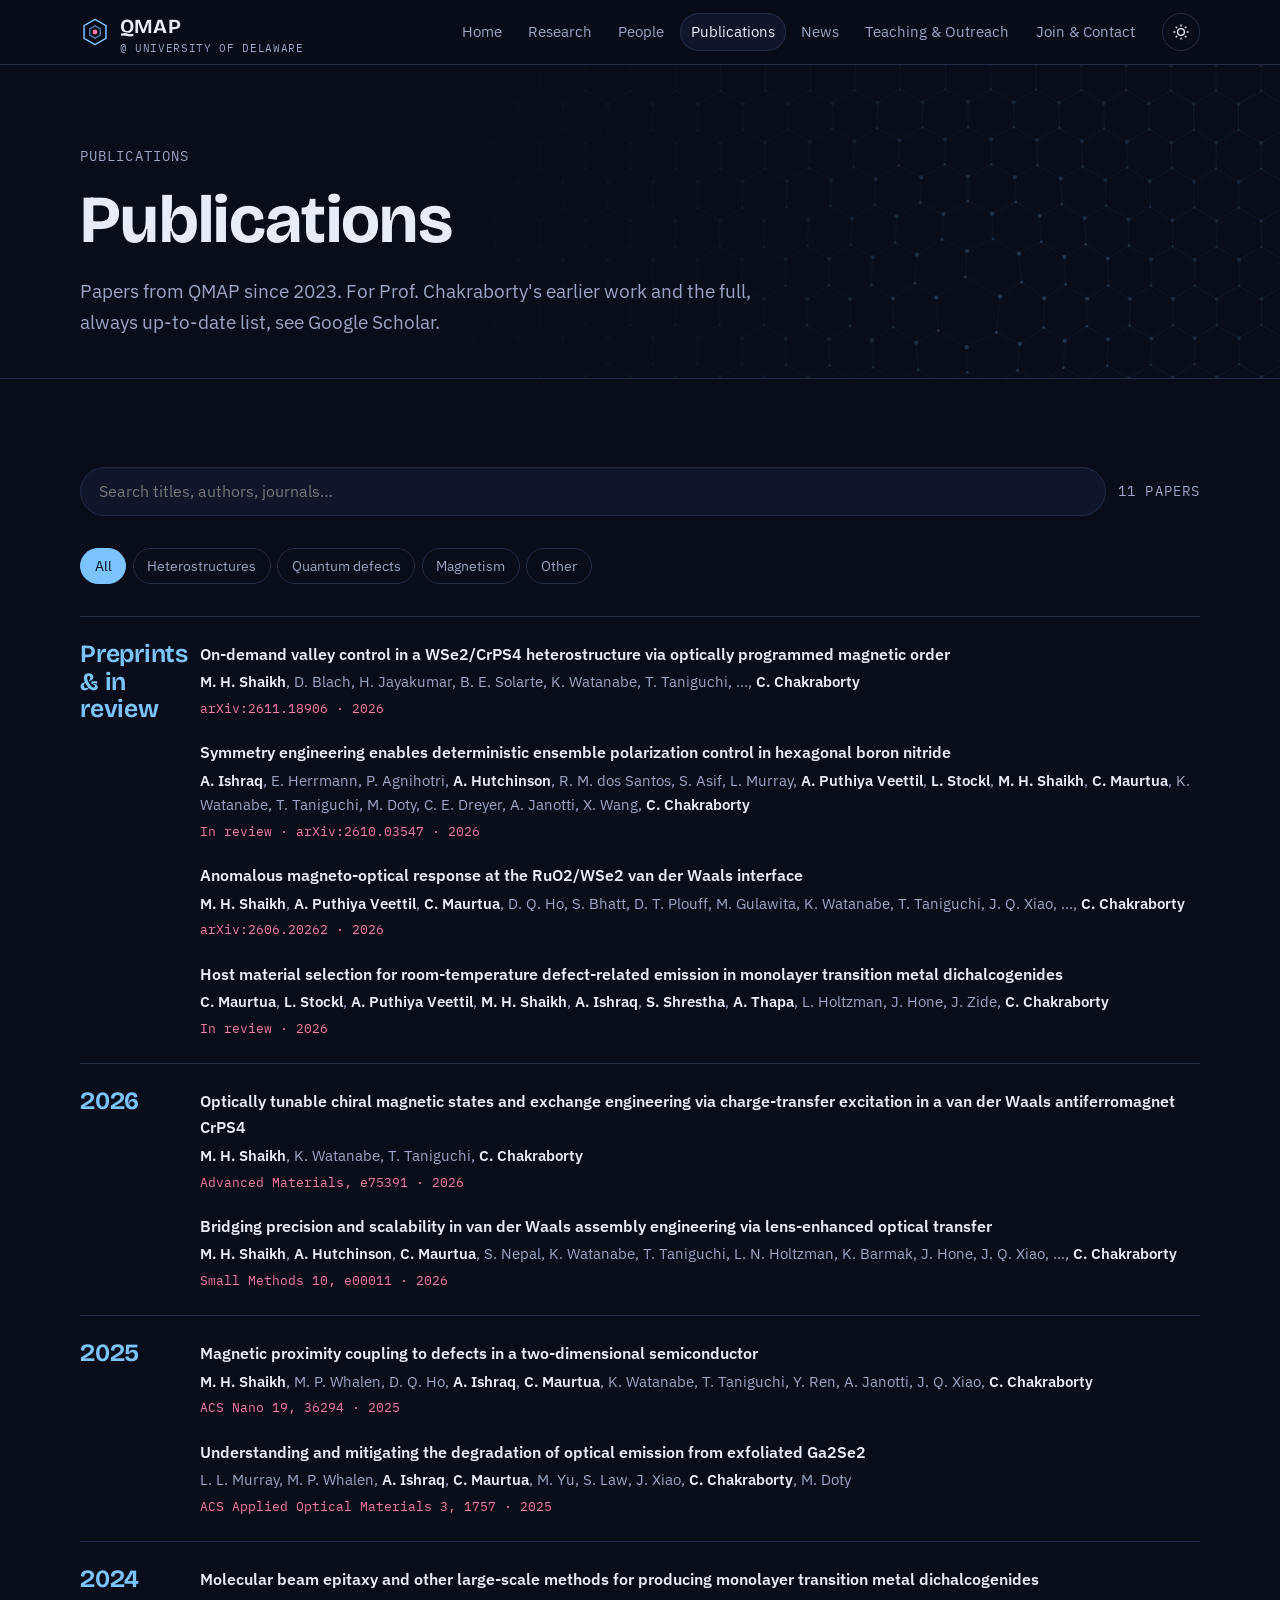
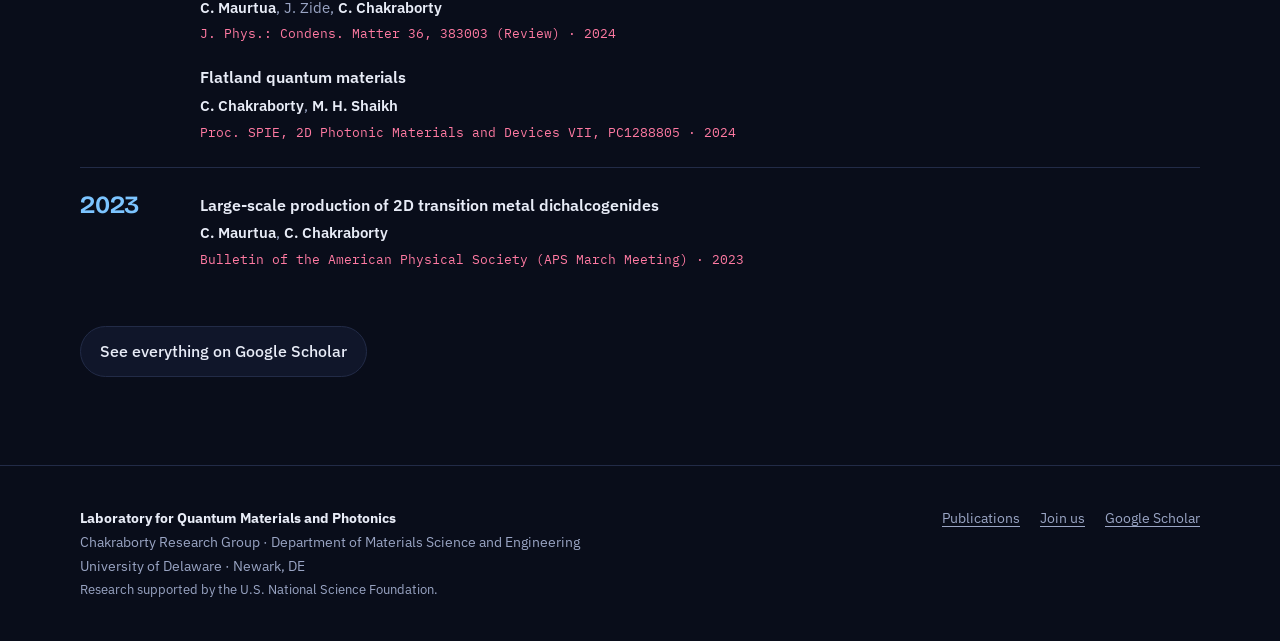
<file: publications.html>
<!doctype html>
<html lang="en">
<head>
<meta charset="utf-8">
<meta name="viewport" content="width=device-width, initial-scale=1, viewport-fit=cover">
<title>Publications · QMAP Lab</title>
<meta name="claude:viewport-fit-sides" content="cover">
<meta name="description" content="Publications of the QMAP group.">
<link rel="preconnect" href="https://fonts.googleapis.com">
<link rel="preconnect" href="https://fonts.gstatic.com" crossorigin>
<link rel="stylesheet" href="https://fonts.googleapis.com/css2?family=Bricolage+Grotesque:opsz,wght@12..96,500;12..96,600;12..96,700&family=IBM+Plex+Mono:wght@400;500&family=IBM+Plex+Sans:ital,wght@0,400;0,500;0,600;1,400&display=swap">
<link rel="stylesheet" href="assets/css/style.css?v=2">
<script>var t=null;try{t=localStorage.getItem("qmap-theme")}catch(e){}document.documentElement.setAttribute("data-qmap-theme",t==="light"?"light":"dark")</script>
</head>
<body>
<header class="site-header">
<div class="wrap">
<a class="brand" href="index.html"><svg viewBox="0 0 32 32" aria-hidden="true"><g fill="none" stroke="var(--exciton)" stroke-width="1.6">
<path d="M16 2.5 27.7 9.25v13.5L16 29.5 4.3 22.75V9.25Z"/><path d="M16 9.5 21.6 12.75v6.5L16 22.5l-5.6-3.25v-6.5Z" opacity=".6"/></g>
<circle cx="16" cy="16" r="2.6" fill="var(--emission)"/></svg><span><span class="brand-name">QMAP</span><span class="brand-sub">@ UNIVERSITY OF DELAWARE</span></span></a>
<nav class="nav" aria-label="Main">
<a href="index.html">Home</a>
<a href="research.html">Research</a>
<a href="people.html">People</a>
<a href="publications.html" aria-current="page">Publications</a>
<a href="news.html">News</a>
<a href="teaching.html">Teaching & Outreach</a>
<a href="join.html">Join & Contact</a>
</nav>
<button class="icon-btn" type="button" data-theme-toggle aria-label="Switch light or dark theme">
<svg width="18" height="18" viewBox="0 0 24 24" fill="none" stroke="currentColor" stroke-width="1.8"><circle cx="12" cy="12" r="4.5"/><path d="M12 2v2.5M12 19.5V22M2 12h2.5M19.5 12H22M4.9 4.9l1.8 1.8M17.3 17.3l1.8 1.8M4.9 19.1l1.8-1.8M17.3 6.7l1.8-1.8"/></svg>
</button>
<button class="icon-btn menu-btn" type="button" data-menu aria-expanded="false" aria-label="Open menu">
<svg width="18" height="18" viewBox="0 0 24 24" fill="none" stroke="currentColor" stroke-width="1.8"><path d="M4 7h16M4 12h16M4 17h16"/></svg>
</button>
</div>
</header>
<main>
<section class="page-head">
<canvas data-lattice="0.7" aria-hidden="true"></canvas>
<div class="wrap">
<span class="label">Publications</span>
<h1>Publications</h1>
<p>Papers from QMAP since 2023. For Prof. Chakraborty's earlier work and the full, always up-to-date list, see Google Scholar.</p>
</div>
</section>

<section class="block"><div class="wrap">
<div class="pub-tools">
<input id="pub-search" type="search" placeholder="Search titles, authors, journals…" aria-label="Search publications">
<span class="label" id="pub-count"></span>
</div>
<div class="filters" id="pub-filters" style="margin-bottom:2rem"></div>
<div id="pub-list"></div>
<p style="margin-top:2rem"><a class="btn" href="https://scholar.google.com/citations?user=uT5OcTkAAAAJ&amp;hl=en" target="_blank" rel="noopener">See everything on Google Scholar</a></p>
</div></section>
</main>
<footer class="site-footer">
<div class="wrap">
<div>
<strong style="color:var(--fg)">Laboratory for Quantum Materials and Photonics</strong><br>
Chakraborty Research Group · Department of Materials Science and Engineering<br>
University of Delaware · Newark, DE<br>
<span style="font-size:.82rem">Research supported by the U.S. National Science Foundation.</span>
</div>
<div class="foot-links">
<a href="publications.html">Publications</a>
<a href="join.html">Join us</a>
<a href="https://scholar.google.com/citations?user=uT5OcTkAAAAJ&amp;hl=en" target="_blank" rel="noopener">Google Scholar</a>
</div>
</div>
</footer>
<script src="assets/js/site.js?v=2"></script>
<script src="assets/js/publications.js?v=3"></script>
</body>
</html>
</file>
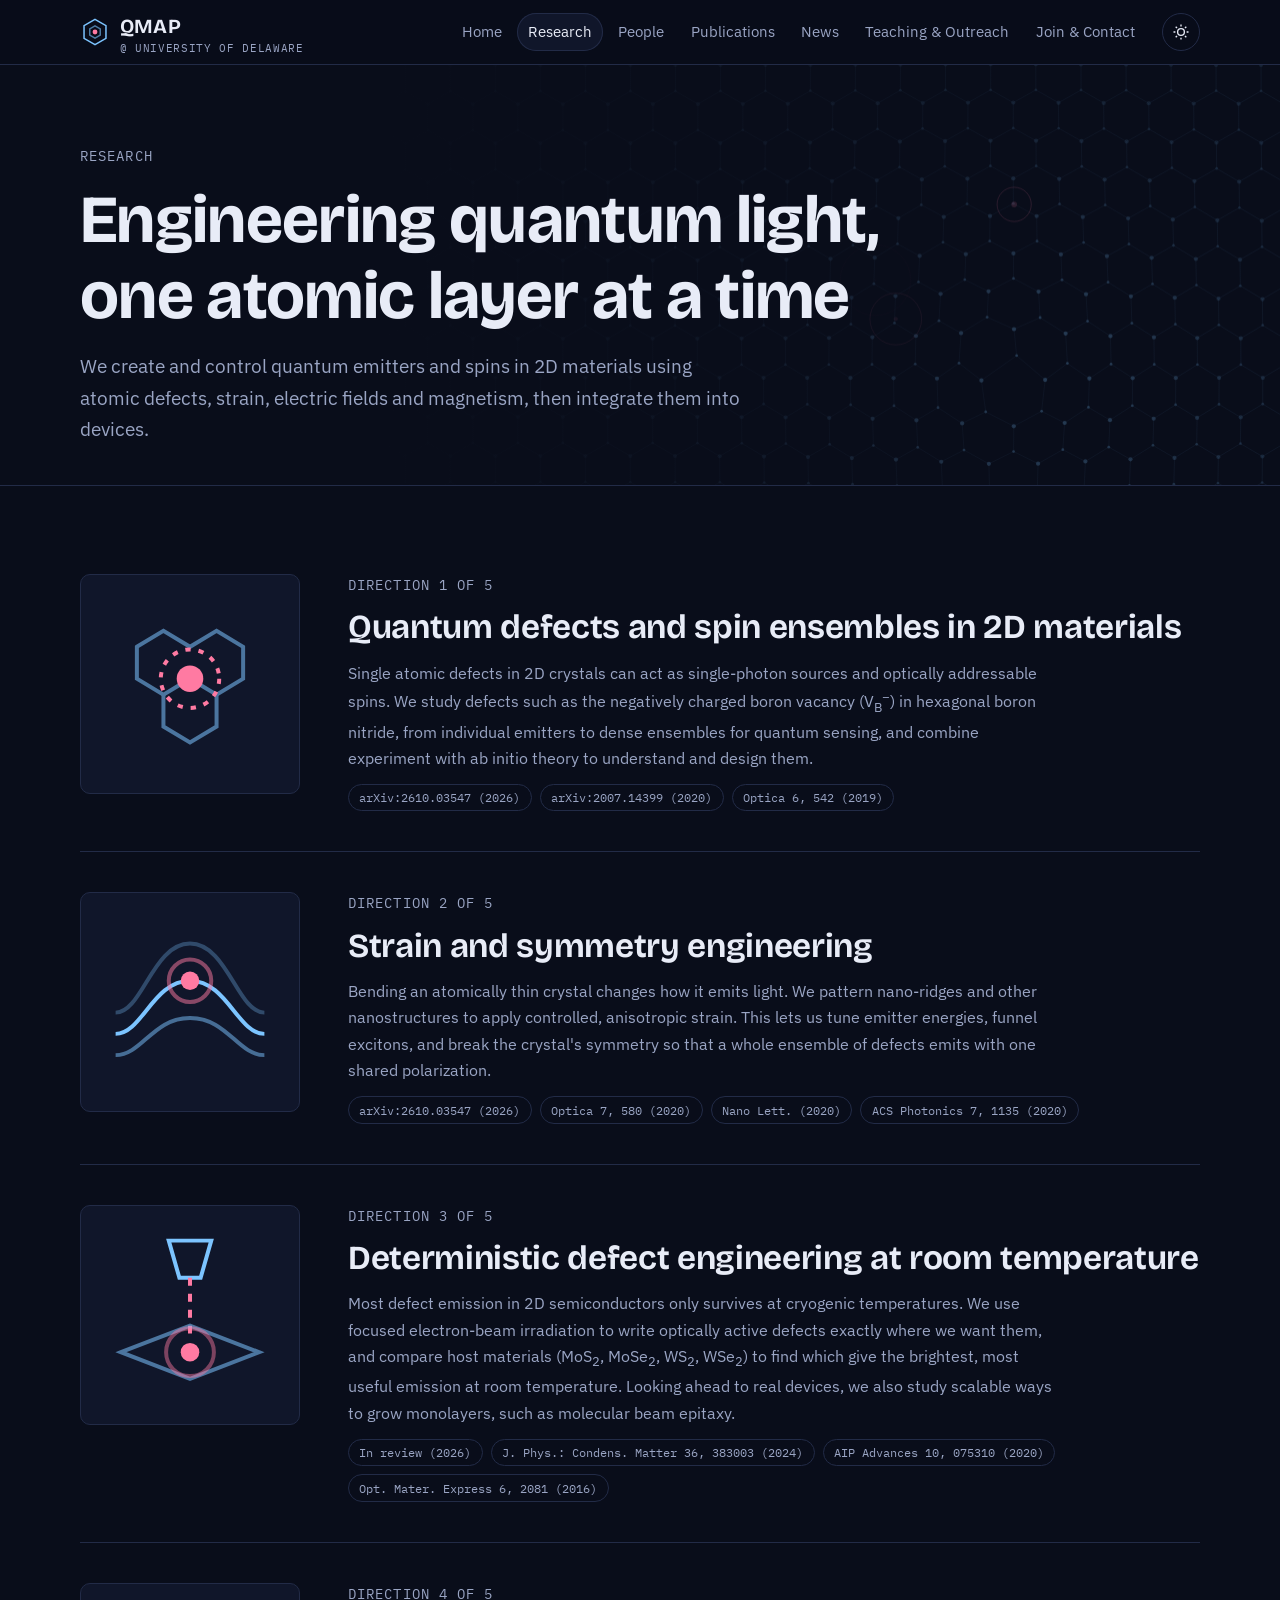
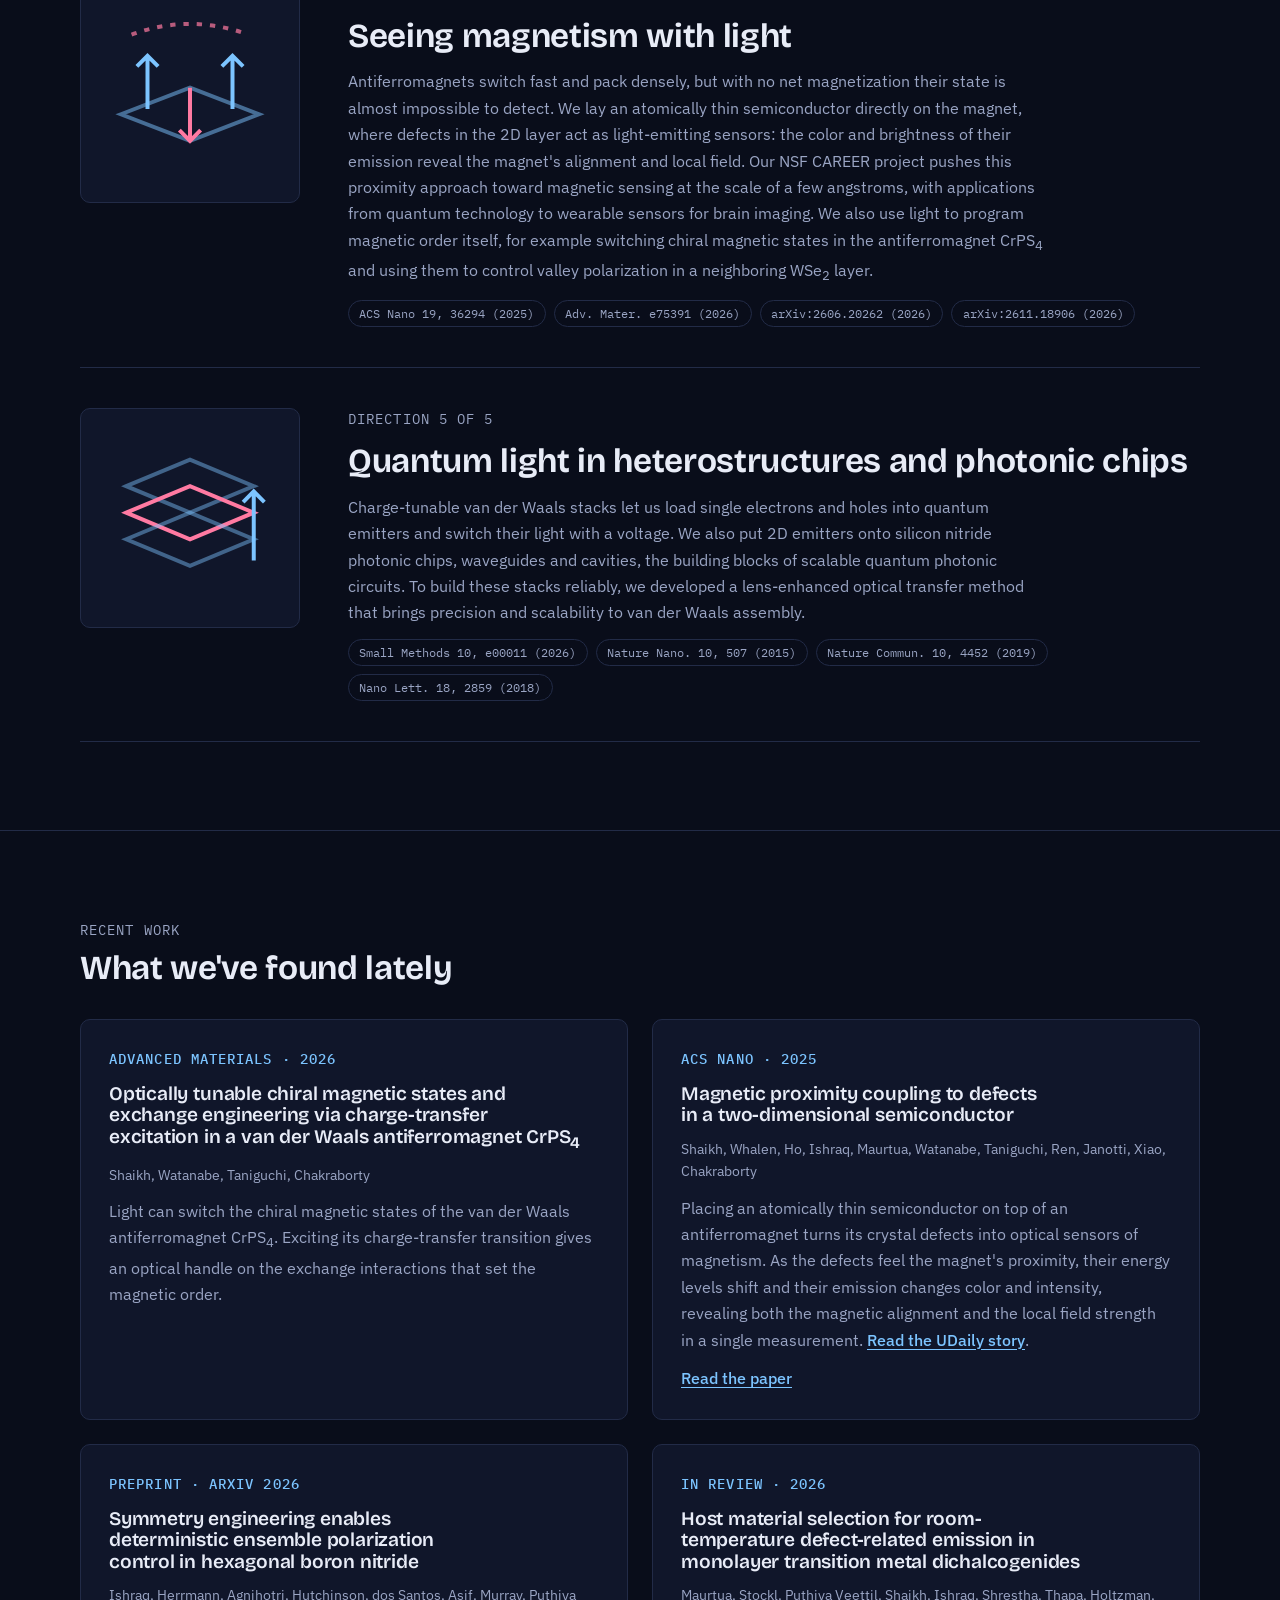
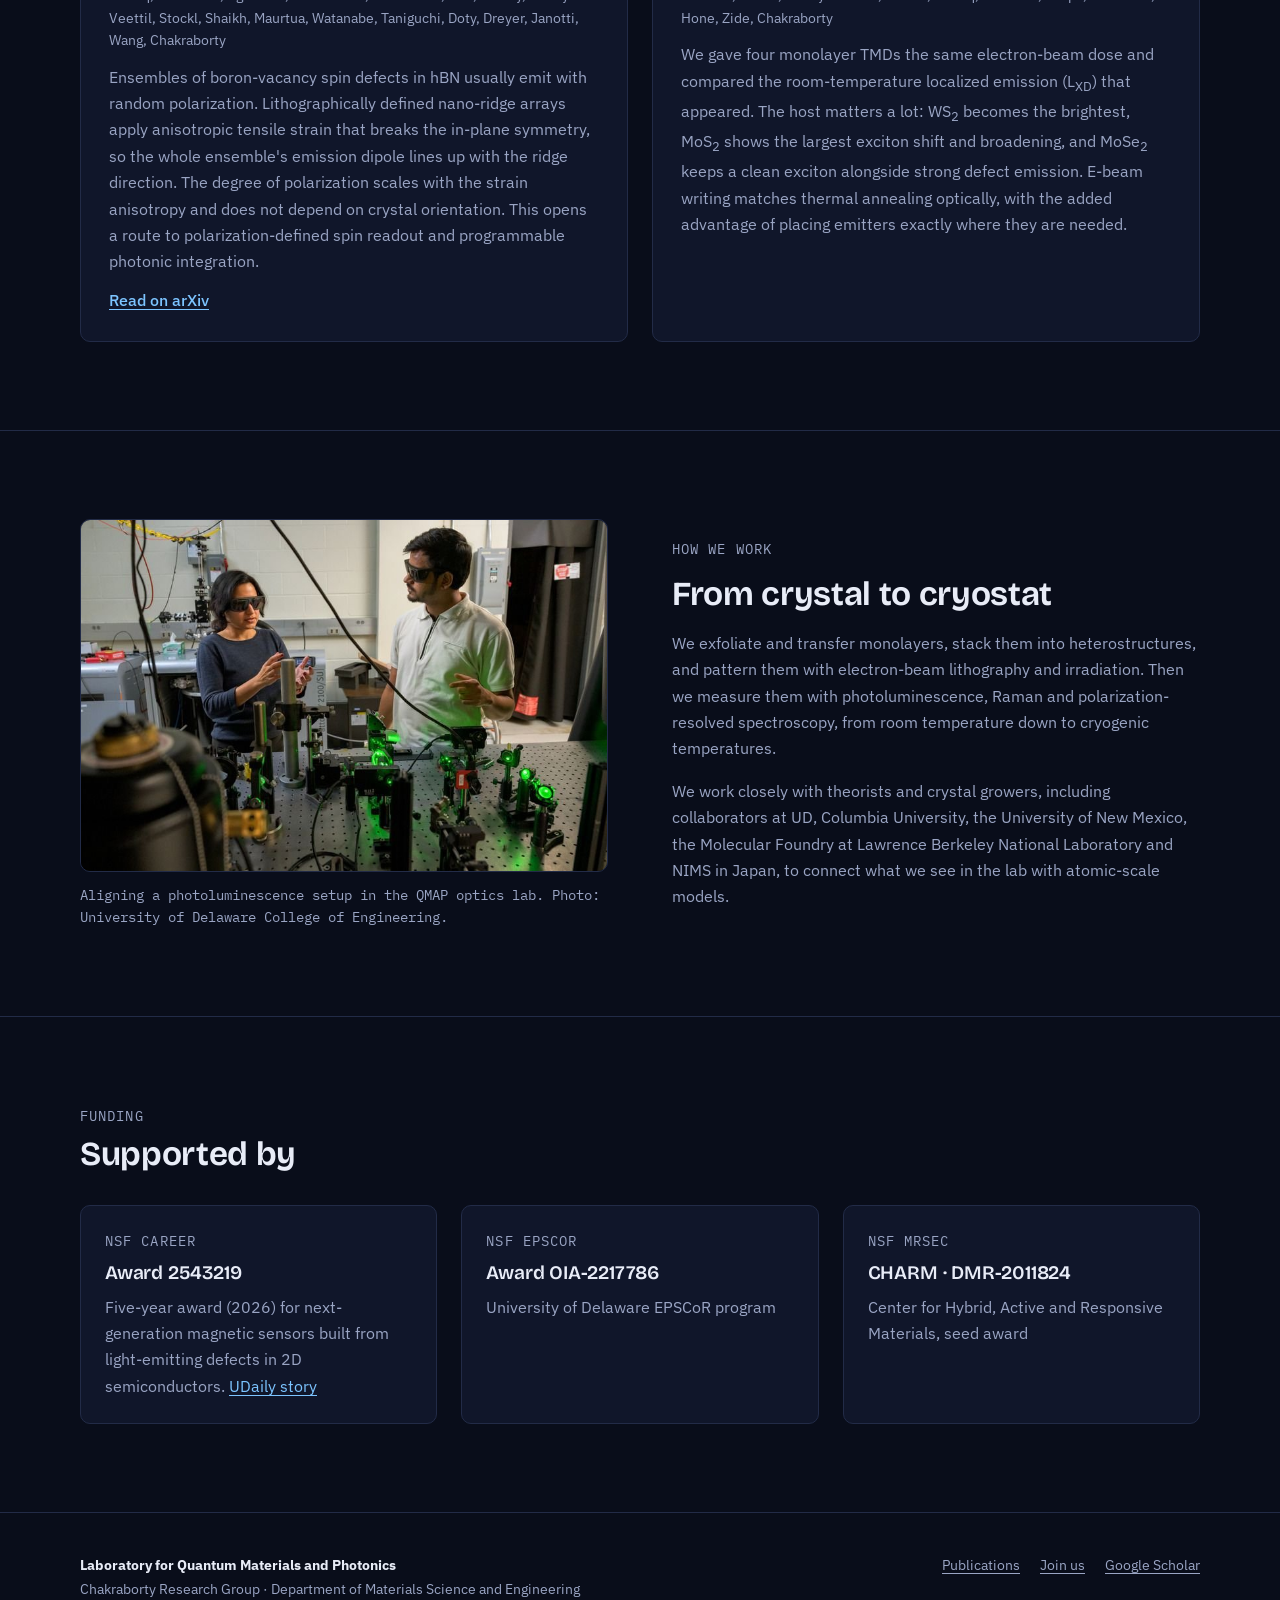
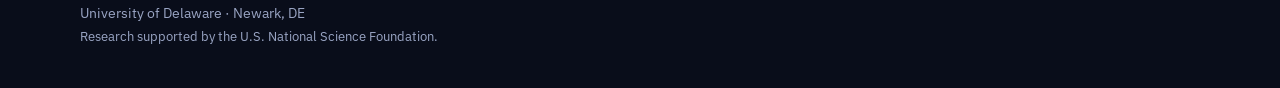
<file: research.html>
<!doctype html>
<html lang="en">
<head>
<meta charset="utf-8">
<meta name="viewport" content="width=device-width, initial-scale=1, viewport-fit=cover">
<title>Research · QMAP Lab</title>
<meta name="claude:viewport-fit-sides" content="cover">
<meta name="description" content="Research directions of the QMAP group: quantum defects, strain and symmetry engineering, room-temperature emitters, van der Waals magnets and quantum photonics.">
<link rel="preconnect" href="https://fonts.googleapis.com">
<link rel="preconnect" href="https://fonts.gstatic.com" crossorigin>
<link rel="stylesheet" href="https://fonts.googleapis.com/css2?family=Bricolage+Grotesque:opsz,wght@12..96,500;12..96,600;12..96,700&family=IBM+Plex+Mono:wght@400;500&family=IBM+Plex+Sans:ital,wght@0,400;0,500;0,600;1,400&display=swap">
<link rel="stylesheet" href="assets/css/style.css?v=2">
<script>var t=null;try{t=localStorage.getItem("qmap-theme")}catch(e){}document.documentElement.setAttribute("data-qmap-theme",t==="light"?"light":"dark")</script>
</head>
<body>
<header class="site-header">
<div class="wrap">
<a class="brand" href="index.html"><svg viewBox="0 0 32 32" aria-hidden="true"><g fill="none" stroke="var(--exciton)" stroke-width="1.6">
<path d="M16 2.5 27.7 9.25v13.5L16 29.5 4.3 22.75V9.25Z"/><path d="M16 9.5 21.6 12.75v6.5L16 22.5l-5.6-3.25v-6.5Z" opacity=".6"/></g>
<circle cx="16" cy="16" r="2.6" fill="var(--emission)"/></svg><span><span class="brand-name">QMAP</span><span class="brand-sub">@ UNIVERSITY OF DELAWARE</span></span></a>
<nav class="nav" aria-label="Main">
<a href="index.html">Home</a>
<a href="research.html" aria-current="page">Research</a>
<a href="people.html">People</a>
<a href="publications.html">Publications</a>
<a href="news.html">News</a>
<a href="teaching.html">Teaching & Outreach</a>
<a href="join.html">Join & Contact</a>
</nav>
<button class="icon-btn" type="button" data-theme-toggle aria-label="Switch light or dark theme">
<svg width="18" height="18" viewBox="0 0 24 24" fill="none" stroke="currentColor" stroke-width="1.8"><circle cx="12" cy="12" r="4.5"/><path d="M12 2v2.5M12 19.5V22M2 12h2.5M19.5 12H22M4.9 4.9l1.8 1.8M17.3 17.3l1.8 1.8M4.9 19.1l1.8-1.8M17.3 6.7l1.8-1.8"/></svg>
</button>
<button class="icon-btn menu-btn" type="button" data-menu aria-expanded="false" aria-label="Open menu">
<svg width="18" height="18" viewBox="0 0 24 24" fill="none" stroke="currentColor" stroke-width="1.8"><path d="M4 7h16M4 12h16M4 17h16"/></svg>
</button>
</div>
</header>
<main>
<section class="page-head">
<canvas data-lattice="0.7" aria-hidden="true"></canvas>
<div class="wrap">
<span class="label">Research</span>
<h1>Engineering quantum light, one atomic layer at a time</h1>
<p>We create and control quantum emitters and spins in 2D materials using atomic defects, strain, electric fields and magnetism, then integrate them into devices.</p>
</div>
</section>

<section class="block"><div class="wrap">
<article class="topic" id="defects">
<div class="art"><svg viewBox="0 0 64 64" fill="none" stroke="var(--exciton)" stroke-width="1.5" aria-hidden="true">
<g opacity=".55"><path d="M12 18l10-6 10 6 10-6 10 6v12l-10 6-10-6-10 6-10-6Z"/><path d="M22 36v12l10 6 10-6V36"/></g>
<circle cx="32" cy="30" r="5" fill="var(--emission)" stroke="none"/><circle cx="32" cy="30" r="11" stroke="var(--emission)" stroke-dasharray="2 3"/></svg></div>
<div class="body">
<span class="label">Direction 1 of 5</span>
<h2>Quantum defects and spin ensembles in 2D materials</h2>
<p>Single atomic defects in 2D crystals can act as single-photon sources and optically addressable spins. We study defects such as the negatively charged boron vacancy (V<sub>B</sub><sup>−</sup>) in hexagonal boron nitride, from individual emitters to dense ensembles for quantum sensing, and combine experiment with ab initio theory to understand and design them.</p>
<div class="refs"><span class="chip">arXiv:2610.03547 (2026)</span><span class="chip">arXiv:2007.14399 (2020)</span><span class="chip">Optica 6, 542 (2019)</span></div>
</div>
</article>
<article class="topic" id="strain">
<div class="art"><svg viewBox="0 0 64 64" fill="none" stroke="var(--exciton)" stroke-width="1.5" aria-hidden="true">
<path d="M4 44c10 0 14-20 28-20s18 20 28 20"/><path d="M4 52c10 0 14-14 28-14s18 14 28 14" opacity=".5"/>
<path d="M4 36c10 0 14-26 28-26s18 26 28 26" opacity=".3"/><circle cx="32" cy="24" r="3.5" fill="var(--emission)" stroke="none"/>
<circle cx="32" cy="24" r="8" stroke="var(--emission)" opacity=".5"/></svg></div>
<div class="body">
<span class="label">Direction 2 of 5</span>
<h2>Strain and symmetry engineering</h2>
<p>Bending an atomically thin crystal changes how it emits light. We pattern nano-ridges and other nanostructures to apply controlled, anisotropic strain. This lets us tune emitter energies, funnel excitons, and break the crystal's symmetry so that a whole ensemble of defects emits with one shared polarization.</p>
<div class="refs"><span class="chip">arXiv:2610.03547 (2026)</span><span class="chip">Optica 7, 580 (2020)</span><span class="chip">Nano Lett. (2020)</span><span class="chip">ACS Photonics 7, 1135 (2020)</span></div>
</div>
</article>
<article class="topic" id="ebeam">
<div class="art"><svg viewBox="0 0 64 64" fill="none" stroke="var(--exciton)" stroke-width="1.5" aria-hidden="true">
<path d="M24 4h16l-4 14h-8Z"/><path d="M32 18v22" stroke="var(--emission)" stroke-dasharray="3 3"/>
<path d="M6 46 32 36l26 10-26 10Z" opacity=".55"/><circle cx="32" cy="46" r="3.5" fill="var(--emission)" stroke="none"/>
<circle cx="32" cy="46" r="9" stroke="var(--emission)" opacity=".45"/></svg></div>
<div class="body">
<span class="label">Direction 3 of 5</span>
<h2>Deterministic defect engineering at room temperature</h2>
<p>Most defect emission in 2D semiconductors only survives at cryogenic temperatures. We use focused electron-beam irradiation to write optically active defects exactly where we want them, and compare host materials (MoS<sub>2</sub>, MoSe<sub>2</sub>, WS<sub>2</sub>, WSe<sub>2</sub>) to find which give the brightest, most useful emission at room temperature. Looking ahead to real devices, we also study scalable ways to grow monolayers, such as molecular beam epitaxy.</p>
<div class="refs"><span class="chip">In review (2026)</span><span class="chip">J. Phys.: Condens. Matter 36, 383003 (2024)</span><span class="chip">AIP Advances 10, 075310 (2020)</span><span class="chip">Opt. Mater. Express 6, 2081 (2016)</span></div>
</div>
</article>
<article class="topic" id="magnets">
<div class="art"><svg viewBox="0 0 64 64" fill="none" stroke="var(--exciton)" stroke-width="1.5" aria-hidden="true">
<path d="M6 40 32 30l26 10-26 10Z" opacity=".5"/>
<path d="M16 38V18M12 22l4-4 4 4"/><path d="M32 30V50M28 46l4 4 4-4" stroke="var(--emission)"/><path d="M48 38V18M44 22l4-4 4 4"/>
<path d="M10 10q22-8 44 0" stroke="var(--emission)" stroke-dasharray="2 3" opacity=".7"/></svg></div>
<div class="body">
<span class="label">Direction 4 of 5</span>
<h2>Seeing magnetism with light</h2>
<p>Antiferromagnets switch fast and pack densely, but with no net magnetization their state is almost impossible to detect. We lay an atomically thin semiconductor directly on the magnet, where defects in the 2D layer act as light-emitting sensors: the color and brightness of their emission reveal the magnet's alignment and local field. Our NSF CAREER project pushes this proximity approach toward magnetic sensing at the scale of a few angstroms, with applications from quantum technology to wearable sensors for brain imaging. We also use light to program magnetic order itself, for example switching chiral magnetic states in the antiferromagnet CrPS<sub>4</sub> and using them to control valley polarization in a neighboring WSe<sub>2</sub> layer.</p>
<div class="refs"><span class="chip">ACS Nano 19, 36294 (2025)</span><span class="chip">Adv. Mater. e75391 (2026)</span><span class="chip">arXiv:2606.20262 (2026)</span><span class="chip">arXiv:2611.18906 (2026)</span></div>
</div>
</article>
<article class="topic" id="heterostructures">
<div class="art"><svg viewBox="0 0 64 64" fill="none" stroke="var(--exciton)" stroke-width="1.5" aria-hidden="true">
<path d="M8 20 32 10l24 10-24 10Z" opacity=".45"/><path d="M8 30 32 20l24 10-24 10Z" stroke="var(--emission)"/>
<path d="M8 40 32 30l24 10-24 10Z" opacity=".45"/><path d="M56 22v26M52 26l4-4 4 4" /></svg></div>
<div class="body">
<span class="label">Direction 5 of 5</span>
<h2>Quantum light in heterostructures and photonic chips</h2>
<p>Charge-tunable van der Waals stacks let us load single electrons and holes into quantum emitters and switch their light with a voltage. We also put 2D emitters onto silicon nitride photonic chips, waveguides and cavities, the building blocks of scalable quantum photonic circuits. To build these stacks reliably, we developed a lens-enhanced optical transfer method that brings precision and scalability to van der Waals assembly.</p>
<div class="refs"><span class="chip">Small Methods 10, e00011 (2026)</span><span class="chip">Nature Nano. 10, 507 (2015)</span><span class="chip">Nature Commun. 10, 4452 (2019)</span><span class="chip">Nano Lett. 18, 2859 (2018)</span></div>
</div>
</article>
</div></section>

<section class="block" id="featured"><div class="wrap">
<div class="sec-head"><div><span class="label">Recent work</span><h2>What we've found lately</h2></div></div>
<div class="featured">
<article class="feat">
<span class="label"><b>Advanced Materials · 2026</b></span>
<h3>Optically tunable chiral magnetic states and exchange engineering via charge-transfer excitation in a van der Waals antiferromagnet CrPS<sub>4</sub></h3>
<p class="authors">Shaikh, Watanabe, Taniguchi, Chakraborty</p>
<p>Light can switch the chiral magnetic states of the van der Waals antiferromagnet CrPS<sub>4</sub>. Exciting its charge-transfer transition gives an optical handle on the exchange interactions that set the magnetic order.</p>

</article>
<article class="feat">
<span class="label"><b>ACS Nano · 2025</b></span>
<h3>Magnetic proximity coupling to defects in a two-dimensional semiconductor</h3>
<p class="authors">Shaikh, Whalen, Ho, Ishraq, Maurtua, Watanabe, Taniguchi, Ren, Janotti, Xiao, Chakraborty</p>
<p>Placing an atomically thin semiconductor on top of an antiferromagnet turns its crystal defects into optical sensors of magnetism. As the defects feel the magnet's proximity, their energy levels shift and their emission changes color and intensity, revealing both the magnetic alignment and the local field strength in a single measurement. <a href="https://www.udel.edu/udaily/2026/january/light-reveals-hidden-magnetism-for-quantum-and-computing/" target="_blank" rel="noopener">Read the UDaily story</a>.</p>
<a href="https://doi.org/10.1021/acsnano.5c09258" target="_blank" rel="noopener">Read the paper</a>
</article>
<article class="feat">
<span class="label"><b>Preprint · arXiv 2026</b></span>
<h3>Symmetry engineering enables deterministic ensemble polarization control in hexagonal boron nitride</h3>
<p class="authors">Ishraq, Herrmann, Agnihotri, Hutchinson, dos Santos, Asif, Murray, Puthiya Veettil, Stockl, Shaikh, Maurtua, Watanabe, Taniguchi, Doty, Dreyer, Janotti, Wang, Chakraborty</p>
<p>Ensembles of boron-vacancy spin defects in hBN usually emit with random polarization. Lithographically defined nano-ridge arrays apply anisotropic tensile strain that breaks the in-plane symmetry, so the whole ensemble's emission dipole lines up with the ridge direction. The degree of polarization scales with the strain anisotropy and does not depend on crystal orientation. This opens a route to polarization-defined spin readout and programmable photonic integration.</p>
<a href="https://arxiv.org/abs/2610.03547" target="_blank" rel="noopener">Read on arXiv</a>
</article>
<article class="feat">
<span class="label"><b>In review · 2026</b></span>
<h3>Host material selection for room-temperature defect-related emission in monolayer transition metal dichalcogenides</h3>
<p class="authors">Maurtua, Stockl, Puthiya Veettil, Shaikh, Ishraq, Shrestha, Thapa, Holtzman, Hone, Zide, Chakraborty</p>
<p>We gave four monolayer TMDs the same electron-beam dose and compared the room-temperature localized emission (L<sub>XD</sub>) that appeared. The host matters a lot: WS<sub>2</sub> becomes the brightest, MoS<sub>2</sub> shows the largest exciton shift and broadening, and MoSe<sub>2</sub> keeps a clean exciton alongside strong defect emission. E-beam writing matches thermal annealing optically, with the added advantage of placing emitters exactly where they are needed.</p>

</article>
</div>
</div></section>

<section class="block"><div class="wrap split">
<figure class="photo">
<img src="assets/img/lab-optics.jpg" alt="Two researchers in laser safety glasses discussing an optical setup lit by green laser light" width="800" height="533" loading="lazy">
<figcaption>Aligning a photoluminescence setup in the QMAP optics lab. Photo: University of Delaware College of Engineering.</figcaption>
</figure>
<div class="prose">
<span class="label">How we work</span>
<h2>From crystal to cryostat</h2>
<p>We exfoliate and transfer monolayers, stack them into heterostructures, and pattern them with electron-beam lithography and irradiation. Then we measure them with photoluminescence, Raman and polarization-resolved spectroscopy, from room temperature down to cryogenic temperatures.</p>
<p>We work closely with theorists and crystal growers, including collaborators at UD, Columbia University, the University of New Mexico, the Molecular Foundry at Lawrence Berkeley National Laboratory and NIMS in Japan, to connect what we see in the lab with atomic-scale models.</p>
</div>
</div></section>

<section class="block"><div class="wrap">
<div class="sec-head"><div><span class="label">Funding</span><h2>Supported by</h2></div></div>
<div class="contact-grid">
<div class="card"><span class="label">NSF CAREER</span><h3>Award 2543219</h3><p>Five-year award (2026) for next-generation magnetic sensors built from light-emitting defects in 2D semiconductors. <a href="https://www.udel.edu/udaily/2026/june/chitraleema-chakraborty-next-generation-magnetic-sensors/" target="_blank" rel="noopener">UDaily story</a></p></div>
<div class="card"><span class="label">NSF EPSCoR</span><h3>Award OIA-2217786</h3><p>University of Delaware EPSCoR program</p></div>
<div class="card"><span class="label">NSF MRSEC</span><h3>CHARM · DMR-2011824</h3><p>Center for Hybrid, Active and Responsive Materials, seed award</p></div>
</div>
</div></section>
</main>
<footer class="site-footer">
<div class="wrap">
<div>
<strong style="color:var(--fg)">Laboratory for Quantum Materials and Photonics</strong><br>
Chakraborty Research Group · Department of Materials Science and Engineering<br>
University of Delaware · Newark, DE<br>
<span style="font-size:.82rem">Research supported by the U.S. National Science Foundation.</span>
</div>
<div class="foot-links">
<a href="publications.html">Publications</a>
<a href="join.html">Join us</a>
<a href="https://scholar.google.com/citations?user=uT5OcTkAAAAJ&amp;hl=en" target="_blank" rel="noopener">Google Scholar</a>
</div>
</div>
</footer>
<script src="assets/js/site.js?v=2"></script>
</body>
</html>
</file>
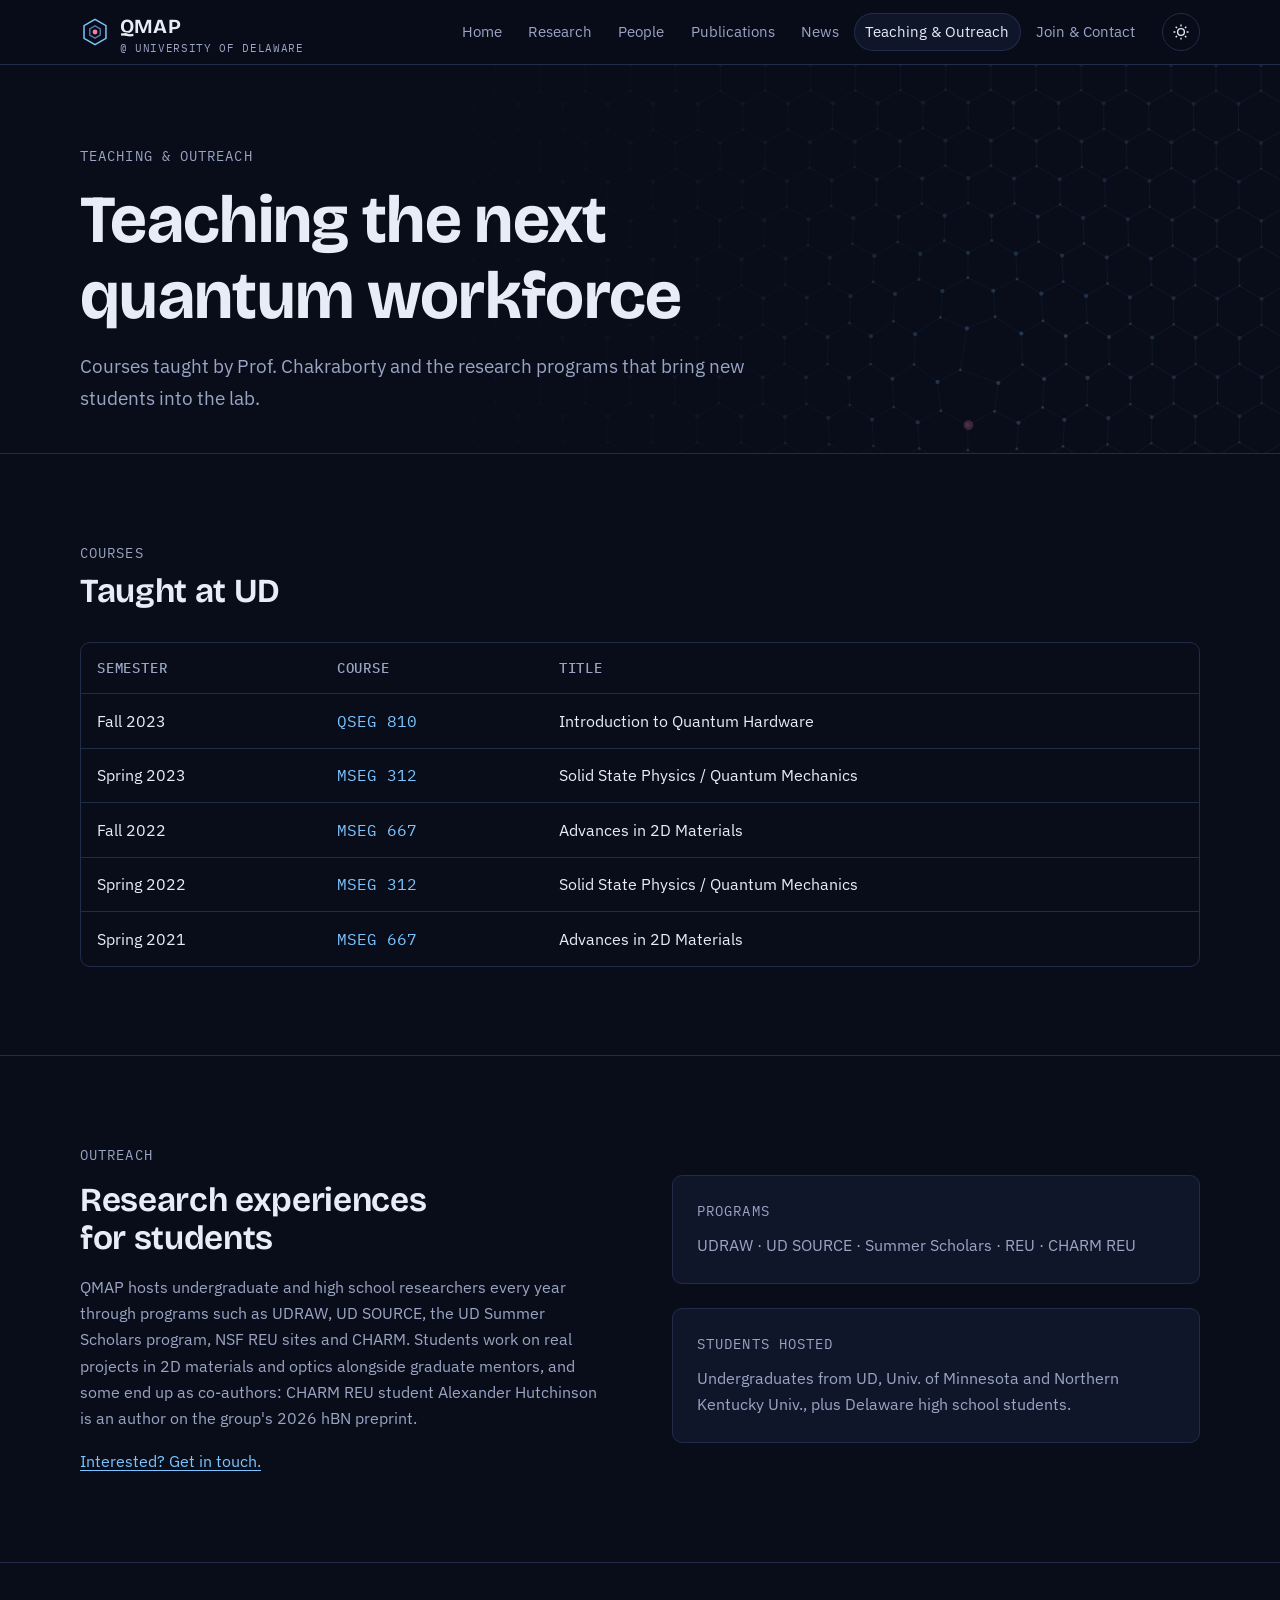
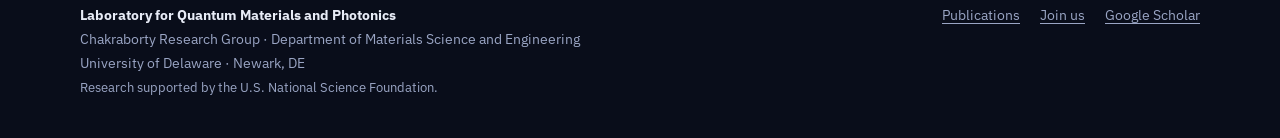
<file: teaching.html>
<!doctype html>
<html lang="en">
<head>
<meta charset="utf-8">
<meta name="viewport" content="width=device-width, initial-scale=1, viewport-fit=cover">
<title>Teaching · QMAP Lab</title>
<meta name="claude:viewport-fit-sides" content="cover">
<meta name="description" content="Courses and outreach from the QMAP group.">
<link rel="preconnect" href="https://fonts.googleapis.com">
<link rel="preconnect" href="https://fonts.gstatic.com" crossorigin>
<link rel="stylesheet" href="https://fonts.googleapis.com/css2?family=Bricolage+Grotesque:opsz,wght@12..96,500;12..96,600;12..96,700&family=IBM+Plex+Mono:wght@400;500&family=IBM+Plex+Sans:ital,wght@0,400;0,500;0,600;1,400&display=swap">
<link rel="stylesheet" href="assets/css/style.css?v=2">
<script>var t=null;try{t=localStorage.getItem("qmap-theme")}catch(e){}document.documentElement.setAttribute("data-qmap-theme",t==="light"?"light":"dark")</script>
</head>
<body>
<header class="site-header">
<div class="wrap">
<a class="brand" href="index.html"><svg viewBox="0 0 32 32" aria-hidden="true"><g fill="none" stroke="var(--exciton)" stroke-width="1.6">
<path d="M16 2.5 27.7 9.25v13.5L16 29.5 4.3 22.75V9.25Z"/><path d="M16 9.5 21.6 12.75v6.5L16 22.5l-5.6-3.25v-6.5Z" opacity=".6"/></g>
<circle cx="16" cy="16" r="2.6" fill="var(--emission)"/></svg><span><span class="brand-name">QMAP</span><span class="brand-sub">@ UNIVERSITY OF DELAWARE</span></span></a>
<nav class="nav" aria-label="Main">
<a href="index.html">Home</a>
<a href="research.html">Research</a>
<a href="people.html">People</a>
<a href="publications.html">Publications</a>
<a href="news.html">News</a>
<a href="teaching.html" aria-current="page">Teaching & Outreach</a>
<a href="join.html">Join & Contact</a>
</nav>
<button class="icon-btn" type="button" data-theme-toggle aria-label="Switch light or dark theme">
<svg width="18" height="18" viewBox="0 0 24 24" fill="none" stroke="currentColor" stroke-width="1.8"><circle cx="12" cy="12" r="4.5"/><path d="M12 2v2.5M12 19.5V22M2 12h2.5M19.5 12H22M4.9 4.9l1.8 1.8M17.3 17.3l1.8 1.8M4.9 19.1l1.8-1.8M17.3 6.7l1.8-1.8"/></svg>
</button>
<button class="icon-btn menu-btn" type="button" data-menu aria-expanded="false" aria-label="Open menu">
<svg width="18" height="18" viewBox="0 0 24 24" fill="none" stroke="currentColor" stroke-width="1.8"><path d="M4 7h16M4 12h16M4 17h16"/></svg>
</button>
</div>
</header>
<main>
<section class="page-head">
<canvas data-lattice="0.7" aria-hidden="true"></canvas>
<div class="wrap">
<span class="label">Teaching & Outreach</span>
<h1>Teaching the next quantum workforce</h1>
<p>Courses taught by Prof. Chakraborty and the research programs that bring new students into the lab.</p>
</div>
</section>

<section class="block"><div class="wrap">
<div class="sec-head"><div><span class="label">Courses</span><h2>Taught at UD</h2></div></div>
<div class="table-wrap"><table>
<thead><tr><th>Semester</th><th>Course</th><th>Title</th></tr></thead>
<tbody><tr><td>Fall 2023</td><td class="code">QSEG 810</td><td>Introduction to Quantum Hardware</td></tr><tr><td>Spring 2023</td><td class="code">MSEG 312</td><td>Solid State Physics / Quantum Mechanics</td></tr><tr><td>Fall 2022</td><td class="code">MSEG 667</td><td>Advances in 2D Materials</td></tr><tr><td>Spring 2022</td><td class="code">MSEG 312</td><td>Solid State Physics / Quantum Mechanics</td></tr><tr><td>Spring 2021</td><td class="code">MSEG 667</td><td>Advances in 2D Materials</td></tr></tbody>
</table></div>
</div></section>
<section class="block"><div class="wrap split">
<div class="prose">
<span class="label">Outreach</span>
<h2>Research experiences for students</h2>
<p>QMAP hosts undergraduate and high school researchers every year through programs such as UDRAW, UD SOURCE, the UD Summer Scholars program, NSF REU sites and CHARM. Students work on real projects in 2D materials and optics alongside graduate mentors, and some end up as co-authors: CHARM REU student Alexander Hutchinson is an author on the group's 2026 hBN preprint.</p>
<p><a href="join.html">Interested? Get in touch.</a></p>
</div>
<div class="contact-grid">
<div class="card"><span class="label">Programs</span><p>UDRAW · UD SOURCE · Summer Scholars · REU · CHARM REU</p></div>
<div class="card"><span class="label">Students hosted</span><p>Undergraduates from UD, Univ. of Minnesota and Northern Kentucky Univ., plus Delaware high school students.</p></div>
</div>
</div></section>
</main>
<footer class="site-footer">
<div class="wrap">
<div>
<strong style="color:var(--fg)">Laboratory for Quantum Materials and Photonics</strong><br>
Chakraborty Research Group · Department of Materials Science and Engineering<br>
University of Delaware · Newark, DE<br>
<span style="font-size:.82rem">Research supported by the U.S. National Science Foundation.</span>
</div>
<div class="foot-links">
<a href="publications.html">Publications</a>
<a href="join.html">Join us</a>
<a href="https://scholar.google.com/citations?user=uT5OcTkAAAAJ&amp;hl=en" target="_blank" rel="noopener">Google Scholar</a>
</div>
</div>
</footer>
<script src="assets/js/site.js?v=2"></script>
</body>
</html>
</file>
<file: assets/css/style.css>
/* QMAP site styles
   Layout concept: a dark "cryostat window" site — honeycomb lattice hero, then calm
   wide columns; mono labels carry real units (nm, years, journals).
   Dark-first, with a full light theme. */

:root {
  --ink: #090d1a;          /* page ground */
  --ink-2: #10162a;        /* raised surface */
  --line: #222b47;         /* hairlines */
  --fg: #e8ecf7;           /* main text */
  --muted: #9aa5c4;        /* secondary text */
  --exciton: #7cc4ff;      /* primary accent: cool laser blue */
  --emission: #ff7aa2;     /* secondary accent: emitter rose */
  --glow: rgba(124, 196, 255, 0.16);

  --f-display: "Bricolage Grotesque", "Avenir Next", "Segoe UI", system-ui, sans-serif;
  --f-body: "IBM Plex Sans", "Segoe UI", system-ui, -apple-system, sans-serif;
  --f-mono: "IBM Plex Mono", ui-monospace, "SFMono-Regular", Menlo, monospace;

  --step--1: 0.85rem;
  --step-0: 1rem;
  --step-1: 1.2rem;
  --step-2: 1.55rem;
  --step-3: 2.1rem;
  --step-4: clamp(2.4rem, 5.5vw, 4.2rem);

  --wrap: 72rem;
  --radius: 10px;
  color-scheme: dark;
}

:root[data-qmap-theme="light"] {
  --ink: #f5f7fc; --ink-2: #ffffff; --line: #d9dfee; --fg: #0d1430; --muted: #4f5a7a;
  --exciton: #1d5fd0; --emission: #c2306a; --glow: rgba(29, 95, 208, 0.10);
  color-scheme: light;
}

*, *::before, *::after { box-sizing: border-box; }
html { scroll-behavior: smooth; }
body {
  margin: 0;
  background: var(--ink);
  color: var(--fg);
  font-family: var(--f-body);
  font-size: var(--step-0);
  line-height: 1.65;
  -webkit-font-smoothing: antialiased;
}
img { max-width: 100%; display: block; }
a { color: var(--exciton); text-underline-offset: 3px; }
a:hover { color: var(--emission); }
:focus-visible { outline: 2px solid var(--emission); outline-offset: 3px; border-radius: 4px; }
h1, h2, h3 { font-family: var(--f-display); line-height: 1.12; text-wrap: balance; margin: 0; letter-spacing: -0.01em; }
h1 { font-size: var(--step-4); font-weight: 700; }
h2 { font-size: var(--step-3); font-weight: 650; }
h3 { font-size: var(--step-1); font-weight: 600; }
p { margin: 0; }

.wrap {
  max-width: var(--wrap);
  margin-inline: auto;
  padding-left: max(16px, env(safe-area-inset-left, 0px));
  padding-right: max(16px, env(safe-area-inset-right, 0px));
}
.label {
  font-family: var(--f-mono);
  font-size: var(--step--1);
  letter-spacing: 0.08em;
  text-transform: uppercase;
  color: var(--muted);
}
.label b { color: var(--exciton); font-weight: 500; }
/* Schrödinger's cat "Q": a nod to the group's original logo.
   One eye open, one eye X; hovering the word swaps them (alive ⇄ dead). */
.catq-word { white-space: nowrap; }
.catq {
  width: 2.1em; height: 2.1em;
  vertical-align: -0.62em;
  margin-right: 0.05em;
  fill: none; stroke: currentColor; stroke-width: 1.7;
  stroke-linecap: round; stroke-linejoin: round;
  overflow: visible;
}
.catq-tail { stroke: var(--emission); }
.catq-x { stroke: var(--emission); }
.catq-eyes { transition: opacity 0.25s ease; }
.catq-eyes circle { stroke-width: 1.6; }
.catq-dead { opacity: 0; }
.catq-word:hover .catq-alive { opacity: 0; }
.catq-word:hover .catq-dead { opacity: 1; }

/* ---------- header ---------- */
body::before {
  content: ""; position: fixed; inset: 0 0 auto; height: env(safe-area-inset-top, 0px);
  z-index: 10; background: var(--ink);
}
.site-header {
  position: sticky; top: env(safe-area-inset-top, 0px); z-index: 20;
  background: color-mix(in srgb, var(--ink) 82%, transparent);
  backdrop-filter: blur(12px);
  border-bottom: 1px solid var(--line);
}
.site-header .wrap { display: flex; align-items: center; gap: 1rem; min-height: 64px; }
.brand { display: flex; align-items: center; gap: 0.6rem; text-decoration: none; color: var(--fg); margin-right: auto; }
.brand svg { width: 30px; height: 30px; flex: none; }
.brand-name { font-family: var(--f-display); font-weight: 700; font-size: 1.25rem; letter-spacing: 0.02em; }
.brand-sub { font-family: var(--f-mono); font-size: 0.7rem; color: var(--muted); letter-spacing: 0.06em; display: block; line-height: 1; }
.nav { display: flex; gap: 0.25rem; flex-wrap: wrap; }
.nav a {
  color: var(--muted); text-decoration: none; font-size: 0.95rem;
  padding: 0.4rem 0.7rem; border-radius: 999px;
}
.nav a:hover { color: var(--fg); background: var(--ink-2); }
.nav a[aria-current="page"] { color: var(--fg); background: var(--ink-2); box-shadow: inset 0 0 0 1px var(--line); }
.icon-btn {
  background: none; border: 1px solid var(--line); color: var(--fg); border-radius: 999px;
  width: 38px; height: 38px; display: grid; place-items: center; cursor: pointer; flex: none;
}
.icon-btn:hover { border-color: var(--exciton); }
.menu-btn { display: none; }
@media (max-width: 860px) {
  .menu-btn { display: grid; }
  .nav {
    display: none; position: absolute; left: 0; right: 0; top: 100%;
    flex-direction: column; gap: 0; background: var(--ink); border-bottom: 1px solid var(--line);
    padding: 0.5rem max(16px, env(safe-area-inset-right, 0px)) 1rem max(16px, env(safe-area-inset-left, 0px));
  }
  .nav.open { display: flex; }
  .nav a { padding: 0.75rem 0.5rem; border-radius: 6px; }
}

/* ---------- hero ---------- */
.hero { position: relative; overflow: hidden; border-bottom: 1px solid var(--line); }
.hero canvas { position: absolute; inset: 0; width: 100%; height: 100%; }
.hero::after {
  content: ""; position: absolute; inset: 0; pointer-events: none;
  background: linear-gradient(90deg, var(--ink) 0%, color-mix(in srgb, var(--ink) 75%, transparent) 45%, transparent 85%);
}
.hero .wrap { position: relative; z-index: 1; padding-block: clamp(4rem, 10vw, 8rem); }
.hero-copy { max-width: 40rem; display: grid; gap: 1.4rem; }
.hero h1 em { font-style: normal; color: var(--exciton); }
.hero h1 .rose { color: var(--emission); }
.hero p.lede { font-size: var(--step-1); color: var(--muted); max-width: 36rem; }
.cta-row { display: flex; flex-wrap: wrap; gap: 0.75rem; }
.btn {
  display: inline-flex; align-items: center; gap: 0.5rem; text-decoration: none;
  font-weight: 500; padding: 0.7rem 1.2rem; border-radius: 999px;
  border: 1px solid var(--line); color: var(--fg); background: var(--ink-2);
}
.btn:hover { border-color: var(--exciton); color: var(--fg); }
.btn.primary { background: var(--exciton); color: var(--ink); border-color: var(--exciton); }
.btn.primary:hover { background: var(--emission); border-color: var(--emission); color: var(--ink); }

/* page header (inner pages) */
.page-head { border-bottom: 1px solid var(--line); position: relative; overflow: hidden; }
.page-head .wrap { padding-block: clamp(3rem, 7vw, 5rem) 2.5rem; display: grid; gap: 1rem; position: relative; z-index: 1; }
.page-head p { color: var(--muted); max-width: 42rem; font-size: var(--step-1); }
.page-head canvas { position: absolute; inset: 0; width: 100%; height: 100%; opacity: 0.55; }
.page-head::after {
  content: ""; position: absolute; inset: 0; pointer-events: none;
  background: linear-gradient(90deg, var(--ink) 30%, transparent);
}

/* ---------- sections ---------- */
section.block { padding-block: clamp(3rem, 7vw, 5.5rem); }
section.block + section.block { border-top: 1px solid var(--line); }
.sec-head { display: flex; align-items: end; justify-content: space-between; gap: 1rem; flex-wrap: wrap; margin-bottom: 2rem; }
.sec-head > div { display: grid; gap: 0.5rem; }
.prose { max-width: 42rem; display: grid; gap: 1rem; color: var(--fg); }
.prose p { color: var(--muted); }
.split { display: grid; grid-template-columns: 1fr 1fr; gap: clamp(2rem, 5vw, 4rem); align-items: center; }
.split > * { min-width: 0; }
@media (max-width: 800px) { .split { grid-template-columns: 1fr; } }

/* research teaser grid */
.areas { display: grid; grid-template-columns: 1fr; gap: 1px; background: var(--line); border: 1px solid var(--line); border-radius: var(--radius); overflow: hidden; }
.area {
  background: var(--ink); padding: 1.5rem; display: grid; gap: 0.6rem; align-content: start;
  text-decoration: none; color: var(--fg); transition: background 0.2s;
}
.area:hover { background: var(--ink-2); color: var(--fg); }
.area svg { width: 56px; height: 56px; }
.area p { color: var(--muted); font-size: 0.95rem; }

@media (min-width: 640px) { .areas { grid-template-columns: 1fr 1fr; } .areas > :last-child { grid-column: span 2; } }
@media (min-width: 1100px) { .areas { grid-template-columns: repeat(5, 1fr); } .areas > :last-child { grid-column: auto; } }

/* spectrum figure */
.spectrum { width: 100%; height: auto; }
.spectrum .axis { stroke: var(--line); }
.spectrum text { fill: var(--muted); font-family: var(--f-mono); font-size: 11px; }
.spectrum .trace { fill: none; stroke: var(--exciton); stroke-width: 1.6; }
.spectrum .fill { fill: var(--glow); }
.spectrum .peak { fill: var(--emission); }
figure { margin: 0; }
figcaption { font-family: var(--f-mono); font-size: var(--step--1); color: var(--muted); margin-top: 0.75rem; }

/* stats */
.stats { display: flex; flex-wrap: wrap; gap: 2.5rem; }
.stat b { display: block; font-family: var(--f-display); font-size: var(--step-3); color: var(--fg); font-variant-numeric: tabular-nums; line-height: 1.1; }
.stat span { color: var(--muted); font-size: 0.9rem; }

/* news list */
.news { display: grid; gap: 0; border-top: 1px solid var(--line); }
.news-item { display: grid; grid-template-columns: 9rem 1fr; gap: 1.5rem; padding-block: 1.4rem; border-bottom: 1px solid var(--line); }
.news-item > * { min-width: 0; }
.news-item time { font-family: var(--f-mono); font-size: var(--step--1); color: var(--exciton); padding-top: 0.2rem; }
.news-item h3 { margin-bottom: 0.35rem; }
.news-item p { color: var(--muted); }
.tbd { font-family: var(--f-mono); font-size: 0.75rem; color: var(--emission); border: 1px dashed var(--emission); border-radius: 4px; padding: 0 0.35rem; white-space: nowrap; }
@media (max-width: 600px) { .news-item { grid-template-columns: 1fr; gap: 0.4rem; } }

/* research detail */
.topic { display: grid; grid-template-columns: 220px 1fr; gap: clamp(1.5rem, 4vw, 3rem); padding-block: 2.5rem; border-bottom: 1px solid var(--line); }
.topic:first-child { padding-top: 0; }
.topic > * { min-width: 0; }
.topic .art { aspect-ratio: 1; max-width: 100%; border: 1px solid var(--line); border-radius: var(--radius); background: var(--ink-2); display: grid; place-items: center; padding: 1.5rem; }
.topic .art svg { width: 100%; height: 100%; }
.topic .body { display: grid; gap: 0.8rem; align-content: start; }
.topic .body p { color: var(--muted); max-width: 44rem; }
.refs { display: flex; flex-wrap: wrap; gap: 0.5rem; }
.chip { font-family: var(--f-mono); font-size: 0.78rem; border: 1px solid var(--line); border-radius: 999px; padding: 0.15rem 0.65rem; color: var(--muted); }
@media (max-width: 700px) { .topic { grid-template-columns: 1fr; } .topic .art { max-width: 180px; } }

/* people */
.pi { display: grid; grid-template-columns: 220px 1fr; gap: clamp(1.5rem, 4vw, 3rem); align-items: start; }
.pi > * { min-width: 0; }
@media (max-width: 700px) { .pi { grid-template-columns: 1fr; } }
.hex {
  aspect-ratio: 1 / 1.1547; width: 100%; max-width: 100%;
  clip-path: polygon(50% 0, 100% 25%, 100% 75%, 50% 100%, 0 75%, 0 25%);
  background: linear-gradient(150deg, color-mix(in srgb, var(--exciton) 55%, var(--ink-2)), color-mix(in srgb, var(--emission) 45%, var(--ink-2)));
  display: grid; place-items: center; overflow: hidden;
}
.hex img { width: 100%; height: 100%; object-fit: cover; }
.hex .initials { font-family: var(--f-display); font-weight: 700; font-size: 2rem; color: var(--ink); letter-spacing: 0.02em; }
.pi .hex .initials { font-size: 3.4rem; }
.people { display: grid; grid-template-columns: repeat(auto-fill, minmax(12rem, 1fr)); gap: 2rem 1.5rem; }
.person { display: grid; gap: 0.35rem; align-content: start; }
.person .hex { max-width: 150px; margin-bottom: 0.5rem; }
.person .role { color: var(--muted); font-size: 0.92rem; }
.person .meta { font-family: var(--f-mono); font-size: 0.75rem; color: var(--exciton); }
.alumni-list { display: grid; grid-template-columns: repeat(auto-fill, minmax(17rem, 1fr)); gap: 0; border-top: 1px solid var(--line); }
.alumni-list li { list-style: none; padding: 0.9rem 0; border-bottom: 1px solid var(--line); display: grid; gap: 0.1rem; margin-right: 1.5rem; }
.alumni-list ul, ul.alumni-list { padding: 0; margin: 0; }
.alumni-list .role { color: var(--muted); font-size: 0.9rem; }

/* publications */
.pub-tools { display: flex; flex-wrap: wrap; gap: 0.75rem; align-items: center; margin-bottom: 2rem; }
.pub-tools input {
  flex: 1 1 18rem; min-width: 0; font: inherit; color: var(--fg); background: var(--ink-2);
  border: 1px solid var(--line); border-radius: 999px; padding: 0.65rem 1.1rem;
}
.pub-tools input:focus { outline: none; border-color: var(--exciton); }
.filters { display: flex; flex-wrap: wrap; gap: 0.4rem; }
.filters button {
  font: inherit; font-size: 0.85rem; color: var(--muted); background: none; cursor: pointer;
  border: 1px solid var(--line); border-radius: 999px; padding: 0.35rem 0.85rem;
}
.filters button[aria-pressed="true"] { color: var(--ink); background: var(--exciton); border-color: var(--exciton); }
.pub-year { display: grid; grid-template-columns: 6rem 1fr; gap: 1.5rem; padding-block: 1.5rem; border-top: 1px solid var(--line); }
.pub-year > * { min-width: 0; }
.pub-year h2 { font-size: var(--step-2); color: var(--exciton); font-variant-numeric: tabular-nums; }
.pub-year ol { list-style: none; margin: 0; padding: 0; display: grid; gap: 1.25rem; }
.pub { display: grid; gap: 0.2rem; }
.pub .t { font-weight: 600; color: var(--fg); text-decoration: none; }
.pub .t:hover { color: var(--exciton); }
.pub .a { color: var(--muted); font-size: 0.93rem; }
.pub .a b { color: var(--fg); font-weight: 600; }
.pub .j { font-family: var(--f-mono); font-size: 0.8rem; color: var(--emission); }
.pub .n { font-family: var(--f-mono); font-size: 0.75rem; color: var(--muted); }
.empty { color: var(--muted); padding-block: 2rem; }
@media (max-width: 600px) { .pub-year { grid-template-columns: 1fr; gap: 0.75rem; } }

/* courses table */
.table-wrap { overflow-x: auto; border: 1px solid var(--line); border-radius: var(--radius); }
table { border-collapse: collapse; width: 100%; min-width: 34rem; }
th, td { text-align: left; padding: 0.85rem 1rem; border-bottom: 1px solid var(--line); }
th { font-family: var(--f-mono); font-size: var(--step--1); color: var(--muted); font-weight: 500; letter-spacing: 0.06em; text-transform: uppercase; }
tr:last-child td { border-bottom: 0; }
td.code { font-family: var(--f-mono); color: var(--exciton); white-space: nowrap; }

/* contact */
.contact-grid { display: grid; grid-template-columns: repeat(auto-fit, minmax(16rem, 1fr)); gap: 1.5rem; }
.card { border: 1px solid var(--line); border-radius: var(--radius); padding: 1.5rem; background: var(--ink-2); display: grid; gap: 0.6rem; align-content: start; }
.card p { color: var(--muted); }
.copy-row { display: flex; gap: 0.5rem; align-items: center; flex-wrap: wrap; }
.copy-row code { font-family: var(--f-mono); color: var(--fg); user-select: all; }
.copy-row button { font: inherit; font-size: 0.8rem; background: none; color: var(--exciton); border: 1px solid var(--line); border-radius: 999px; padding: 0.2rem 0.7rem; cursor: pointer; }

/* footer */
.site-footer { border-top: 1px solid var(--line); margin-top: 0; }
.site-footer .wrap { padding-block: 2.5rem; display: flex; flex-wrap: wrap; gap: 1.5rem 3rem; justify-content: space-between; color: var(--muted); font-size: 0.9rem; }
.site-footer a { color: var(--muted); }
.site-footer a:hover { color: var(--fg); }
.foot-links { display: flex; gap: 1.25rem; flex-wrap: wrap; }

@media (prefers-reduced-motion: reduce) {
  html { scroll-behavior: auto; }
  * { transition: none !important; }
}

/* ---------- v2 additions ---------- */
figure.photo img { width: 100%; height: auto; border-radius: var(--radius); border: 1px solid var(--line); }
.featured { display: grid; grid-template-columns: repeat(auto-fit, minmax(min(100%, 26rem), 1fr)); gap: 1.5rem; }
.feat { border: 1px solid var(--line); border-radius: var(--radius); padding: 1.75rem; background: var(--ink-2); display: grid; gap: 0.75rem; align-content: start; min-width: 0; }
.feat p { color: var(--muted); }
.feat .authors { font-size: 0.85rem; }
.feat a { font-weight: 500; }
.person .project { font-size: 0.88rem; color: var(--fg); opacity: 0.85; line-height: 1.45; }
.person .email { font-family: var(--f-mono); font-size: 0.75rem; color: var(--muted); user-select: all; overflow-wrap: anywhere; }
.hex img { object-position: 50% 20%; }
.pi > .hex { max-width: 220px; }
@media (max-width: 700px) { .pi > .hex { max-width: 160px; } .people { grid-template-columns: repeat(auto-fill, minmax(9.5rem, 1fr)); gap: 1.75rem 1rem; } }
.news-img { display: block; margin-top: 1rem; max-width: min(100%, 420px); height: auto; border-radius: var(--radius); border: 1px solid var(--line); }
.honors { list-style: none; margin: 0; padding: 0; display: grid; gap: 0.35rem; color: var(--muted); font-size: 0.93rem; }
.honors b { font-family: var(--f-mono); font-weight: 500; color: var(--exciton); margin-right: 0.6rem; font-variant-numeric: tabular-nums; }
</file>
